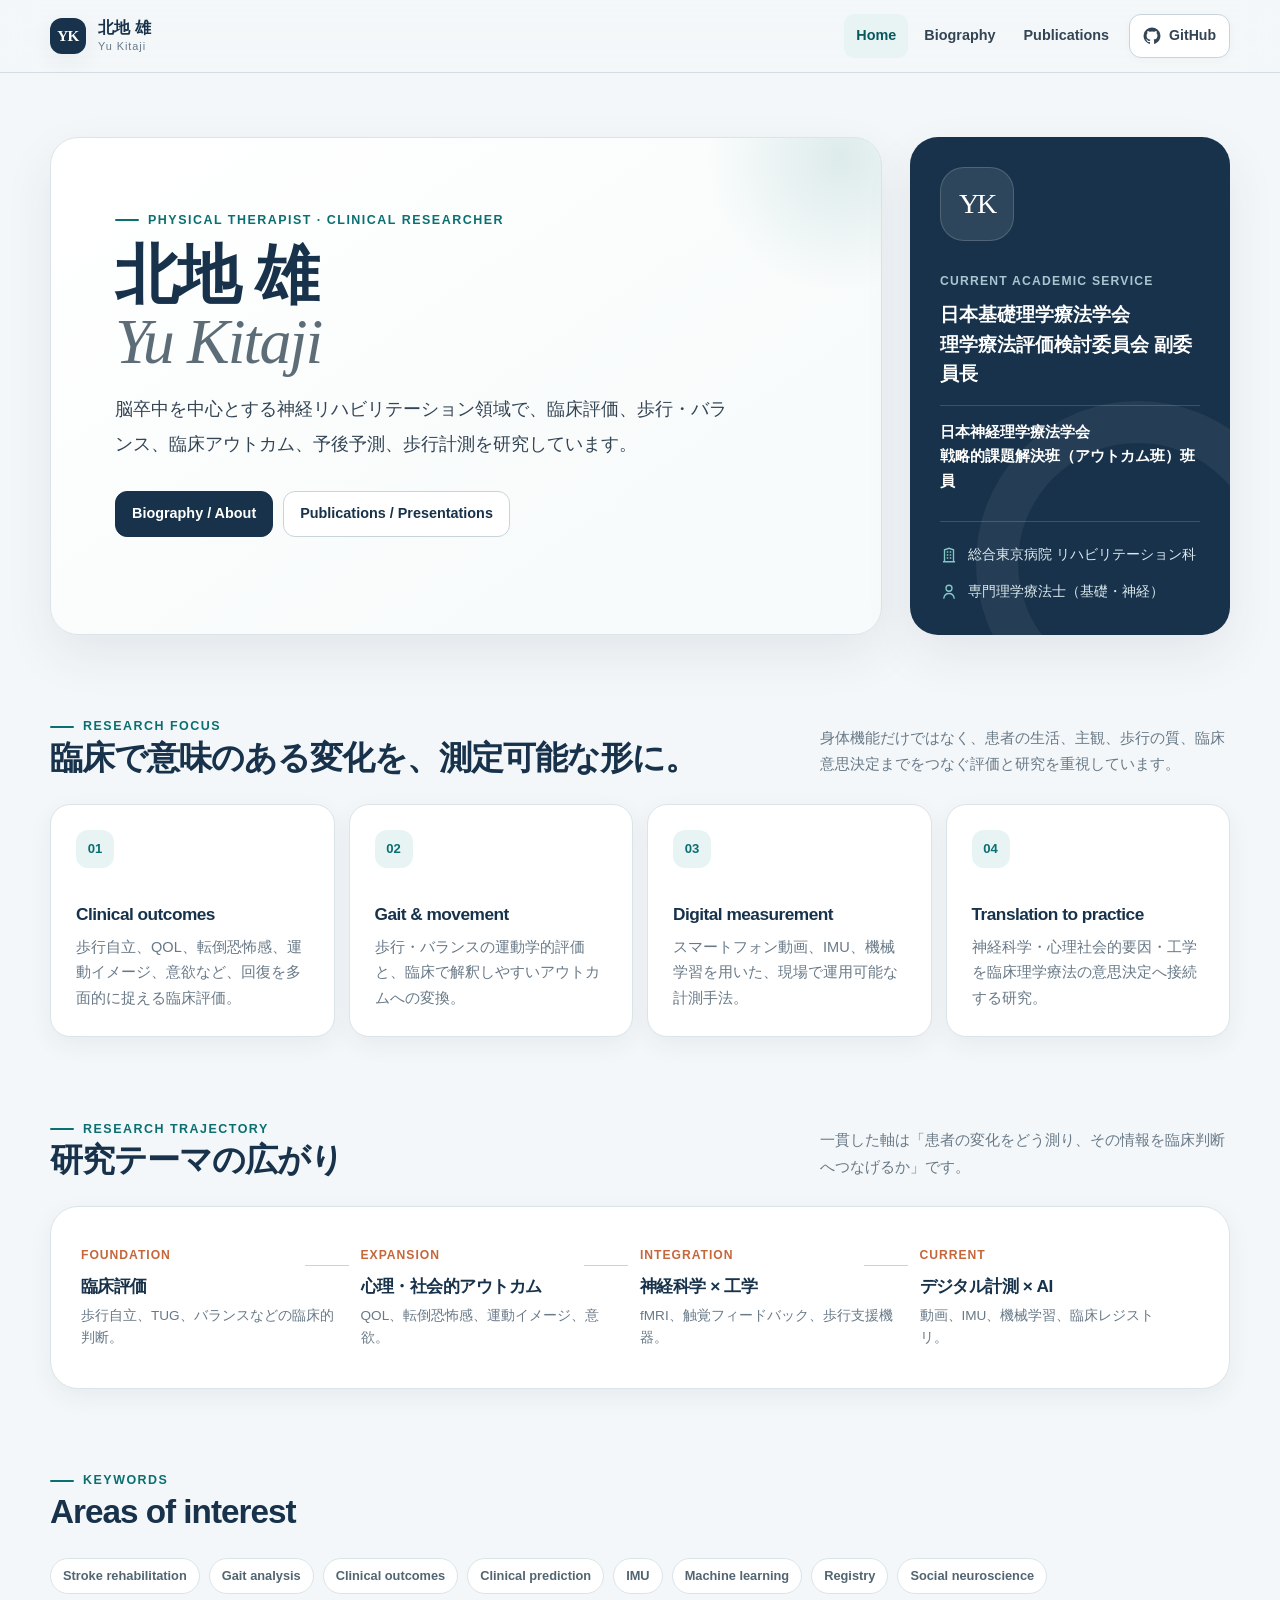
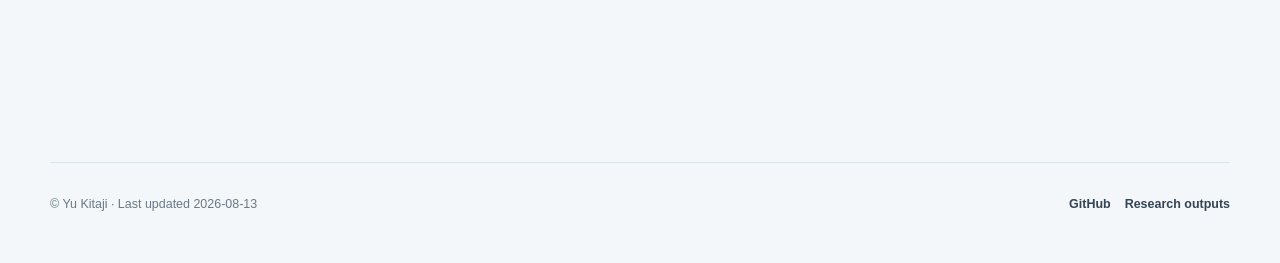
<file: index.html>
<!doctype html>
<html lang="ja">
<head>
  <meta charset="utf-8">
  <meta name="viewport" content="width=device-width,initial-scale=1">
  <meta name="color-scheme" content="light">
  <meta name="robots" content="index,follow,max-image-preview:large,max-snippet:-1,max-video-preview:-1">
  <title>北地 雄（Yu Kitaji）｜理学療法士・臨床研究者</title>
  <meta name="description" content="理学療法士・臨床研究者 北地雄（Yu Kitaji）の公式プロフィール。脳卒中リハビリテーション、臨床評価、歩行分析、予後予測、デジタル計測・AIに関する研究活動を紹介します。">
  <link rel="canonical" href="https://yourehalab.github.io/">
  <meta property="og:locale" content="ja_JP">
  <meta property="og:type" content="profile">
  <meta property="og:site_name" content="北地 雄 / Yu Kitaji">
  <meta property="og:title" content="北地 雄（Yu Kitaji）｜理学療法士・臨床研究者">
  <meta property="og:description" content="脳卒中リハビリテーション、臨床評価、歩行分析、予後予測、デジタル計測・AIに取り組む北地雄の公式プロフィール。">
  <meta property="og:url" content="https://yourehalab.github.io/">
  <meta property="og:image" content="https://yourehalab.github.io/og-image.png">
  <meta property="og:image:secure_url" content="https://yourehalab.github.io/og-image.png">
  <meta property="og:image:type" content="image/png">
  <meta property="og:image:width" content="1200">
  <meta property="og:image:height" content="630">
  <meta property="og:image:alt" content="北地 雄（Yu Kitaji）— Physical Therapist and Clinical Researcher">
  <meta name="twitter:card" content="summary_large_image">
  <meta name="twitter:title" content="北地 雄（Yu Kitaji）｜理学療法士・臨床研究者">
  <meta name="twitter:description" content="脳卒中リハビリテーション、臨床評価、歩行分析、予後予測、デジタル計測・AIに取り組む北地雄の公式プロフィール。">
  <meta name="twitter:image" content="https://yourehalab.github.io/og-image.png">
  <meta name="twitter:image:alt" content="北地 雄（Yu Kitaji）— Physical Therapist and Clinical Researcher">
  <link rel="stylesheet" href="styles.css">
  <script defer src="data.js"></script>
  <script defer src="app.js"></script>
  <script type="application/ld+json">
  {
    "@context": "https://schema.org",
    "@graph": [
      {
        "@type": "WebSite",
        "@id": "https://yourehalab.github.io/#website",
        "url": "https://yourehalab.github.io/",
        "name": "北地 雄 / Yu Kitaji",
        "inLanguage": "ja",
        "about": { "@id": "https://yourehalab.github.io/#person" }
      },
      {
        "@type": "ProfilePage",
        "@id": "https://yourehalab.github.io/#webpage",
        "url": "https://yourehalab.github.io/",
        "name": "北地 雄（Yu Kitaji）｜理学療法士・臨床研究者",
        "description": "理学療法士・臨床研究者 北地雄の公式プロフィールと研究活動。",
        "inLanguage": "ja",
        "isPartOf": { "@id": "https://yourehalab.github.io/#website" },
        "mainEntity": { "@id": "https://yourehalab.github.io/#person" },
        "dateModified": "2026-08-13"
      },
      {
        "@type": "Person",
        "@id": "https://yourehalab.github.io/#person",
        "name": "北地 雄",
        "alternateName": ["Yu Kitaji", "北地雄"],
        "url": "https://yourehalab.github.io/",
        "description": "脳卒中を中心とする神経リハビリテーション領域の理学療法士・臨床研究者。",
        "jobTitle": ["理学療法士", "Clinical Researcher"],
        "worksFor": {
          "@type": "Hospital",
          "name": "総合東京病院"
        },
        "sameAs": ["https://github.com/yourehalab"],
        "knowsAbout": ["神経リハビリテーション", "脳卒中", "歩行分析", "臨床アウトカム", "臨床予測", "IMU", "機械学習", "社会神経科学"]
      }
    ]
  }
  </script>
</head>
<body><a class="skip-link" href="#main">本文へ移動</a>
<header class="site-header">
  <nav class="nav" aria-label="メインナビゲーション">
    <a class="brand" href="./"><span class="brand-mark">YK</span><span class="brand-text">北地 雄<small>Yu Kitaji</small></span></a>
    <div class="nav-actions">
      <div class="nav-links" id="nav-menu">
        <a href="./" aria-current="page">Home</a>
        <a href="biography.html">Biography</a>
        <a href="publications.html">Publications</a>
      </div>
      <a class="github-link" href="https://github.com/yourehalab" target="_blank" rel="noopener noreferrer" aria-label="GitHubプロフィールを開く"><svg viewBox="0 0 24 24" aria-hidden="true"><path fill="currentColor" d="M12 .7a11.3 11.3 0 0 0-3.57 22c.57.1.78-.25.78-.55v-2.16c-3.18.69-3.85-1.35-3.85-1.35-.52-1.32-1.27-1.67-1.27-1.67-1.04-.71.08-.7.08-.7 1.15.08 1.76 1.18 1.76 1.18 1.02 1.76 2.68 1.25 3.34.96.1-.74.4-1.25.73-1.54-2.54-.29-5.21-1.27-5.21-5.58 0-1.23.44-2.24 1.17-3.03-.12-.29-.51-1.45.11-2.99 0 0 .96-.31 3.12 1.16a10.8 10.8 0 0 1 5.68 0c2.16-1.47 3.12-1.16 3.12-1.16.62 1.54.23 2.7.11 2.99.73.79 1.17 1.8 1.17 3.03 0 4.32-2.68 5.28-5.23 5.57.41.35.78 1.05.78 2.12v3.16c0 .3.21.66.79.55A11.3 11.3 0 0 0 12 .7Z"/></svg><span>GitHub</span></a>
      <button class="menu-btn" type="button" aria-label="メニューを開く" aria-controls="nav-menu" aria-expanded="false" onclick="toggleMenu(this)">☰</button>
    </div>
  </nav>
</header><main id="main">
<section class="hero" aria-labelledby="home-title">
  <article class="hero-main"><div class="hero-copy"><div class="kicker">Physical Therapist · Clinical Researcher</div><h1 id="home-title">北地 雄<br><span class="hero-name-en">Yu Kitaji</span></h1><p class="lead">脳卒中を中心とする神経リハビリテーション領域で、臨床評価、歩行・バランス、臨床アウトカム、予後予測、歩行計測を研究しています。</p><div class="hero-actions"><a class="btn primary" href="biography.html">Biography / About</a><a class="btn" href="publications.html">Publications / Presentations</a></div></div></article>
  <aside class="profile-panel" aria-label="プロフィール概要"><div class="profile-top"><div class="profile-monogram">YK</div><div class="profile-label">Current academic service</div><div class="profile-role">日本基礎理学療法学会<br>理学療法評価検討委員会 副委員長</div><div class="profile-role profile-role-secondary">日本神経理学療法学会<br>戦略的課題解決班（アウトカム班）班員</div></div><div class="profile-meta"><div class="meta-row"><svg viewBox="0 0 24 24" aria-hidden="true"><path fill="none" stroke="currentColor" stroke-width="1.8" d="M4 21h16M6 21V5l6-2 6 2v16M9 8h2m2 0h2M9 12h2m2 0h2M9 16h2m2 0h2"/></svg><span>総合東京病院 リハビリテーション科</span></div><div class="meta-row"><svg viewBox="0 0 24 24" aria-hidden="true"><path fill="none" stroke="currentColor" stroke-width="1.8" d="M12 3a4 4 0 1 1 0 8 4 4 0 0 1 0-8ZM5 21c.5-4.7 2.7-7 7-7s6.5 2.3 7 7"/></svg><span>専門理学療法士（基礎・神経）</span></div></div></aside>
</section>
<section class="section"><div class="section-heading"><div><div class="kicker">Research focus</div><h2>臨床で意味のある変化を、測定可能な形に。</h2></div><p class="section-desc">身体機能だけではなく、患者の生活、主観、歩行の質、臨床意思決定までをつなぐ評価と研究を重視しています。</p></div><div class="focus-grid">
  <article class="focus-card"><div class="focus-num">01</div><h3>Clinical outcomes</h3><p>歩行自立、QOL、転倒恐怖感、運動イメージ、意欲など、回復を多面的に捉える臨床評価。</p></article>
  <article class="focus-card"><div class="focus-num">02</div><h3>Gait & movement</h3><p>歩行・バランスの運動学的評価と、臨床で解釈しやすいアウトカムへの変換。</p></article>
  <article class="focus-card"><div class="focus-num">03</div><h3>Digital measurement</h3><p>スマートフォン動画、IMU、機械学習を用いた、現場で運用可能な計測手法。</p></article>
  <article class="focus-card"><div class="focus-num">04</div><h3>Translation to practice</h3><p>神経科学・心理社会的要因・工学を臨床理学療法の意思決定へ接続する研究。</p></article>
</div></section>
<section class="section"><div class="section-heading"><div><div class="kicker">Research trajectory</div><h2>研究テーマの広がり</h2></div><p class="section-desc">一貫した軸は「患者の変化をどう測り、その情報を臨床判断へつなげるか」です。</p></div><div class="arc"><div class="arc-grid"><div class="arc-step"><div class="arc-year">FOUNDATION</div><h3>臨床評価</h3><p>歩行自立、TUG、バランスなどの臨床的判断。</p></div><div class="arc-step"><div class="arc-year">EXPANSION</div><h3>心理・社会的アウトカム</h3><p>QOL、転倒恐怖感、運動イメージ、意欲。</p></div><div class="arc-step"><div class="arc-year">INTEGRATION</div><h3>神経科学 × 工学</h3><p>fMRI、触覚フィードバック、歩行支援機器。</p></div><div class="arc-step"><div class="arc-year">CURRENT</div><h3>デジタル計測 × AI</h3><p>動画、IMU、機械学習、臨床レジストリ。</p></div></div></div></section>
<section class="section"><div class="section-heading"><div><div class="kicker">Keywords</div><h2>Areas of interest</h2></div></div><div class="tags"><span class="tag">Stroke rehabilitation</span><span class="tag">Gait analysis</span><span class="tag">Clinical outcomes</span><span class="tag">Clinical prediction</span><span class="tag">IMU</span><span class="tag">Machine learning</span><span class="tag">Registry</span><span class="tag">Social neuroscience</span></div></section>
</main><footer class="site-footer"><span>© Yu Kitaji · Last updated 2026-08-13</span><div class="footer-links"><a href="https://github.com/yourehalab" target="_blank" rel="noopener noreferrer">GitHub</a><a href="publications.html">Research outputs</a></div></footer></body></html>
</file>
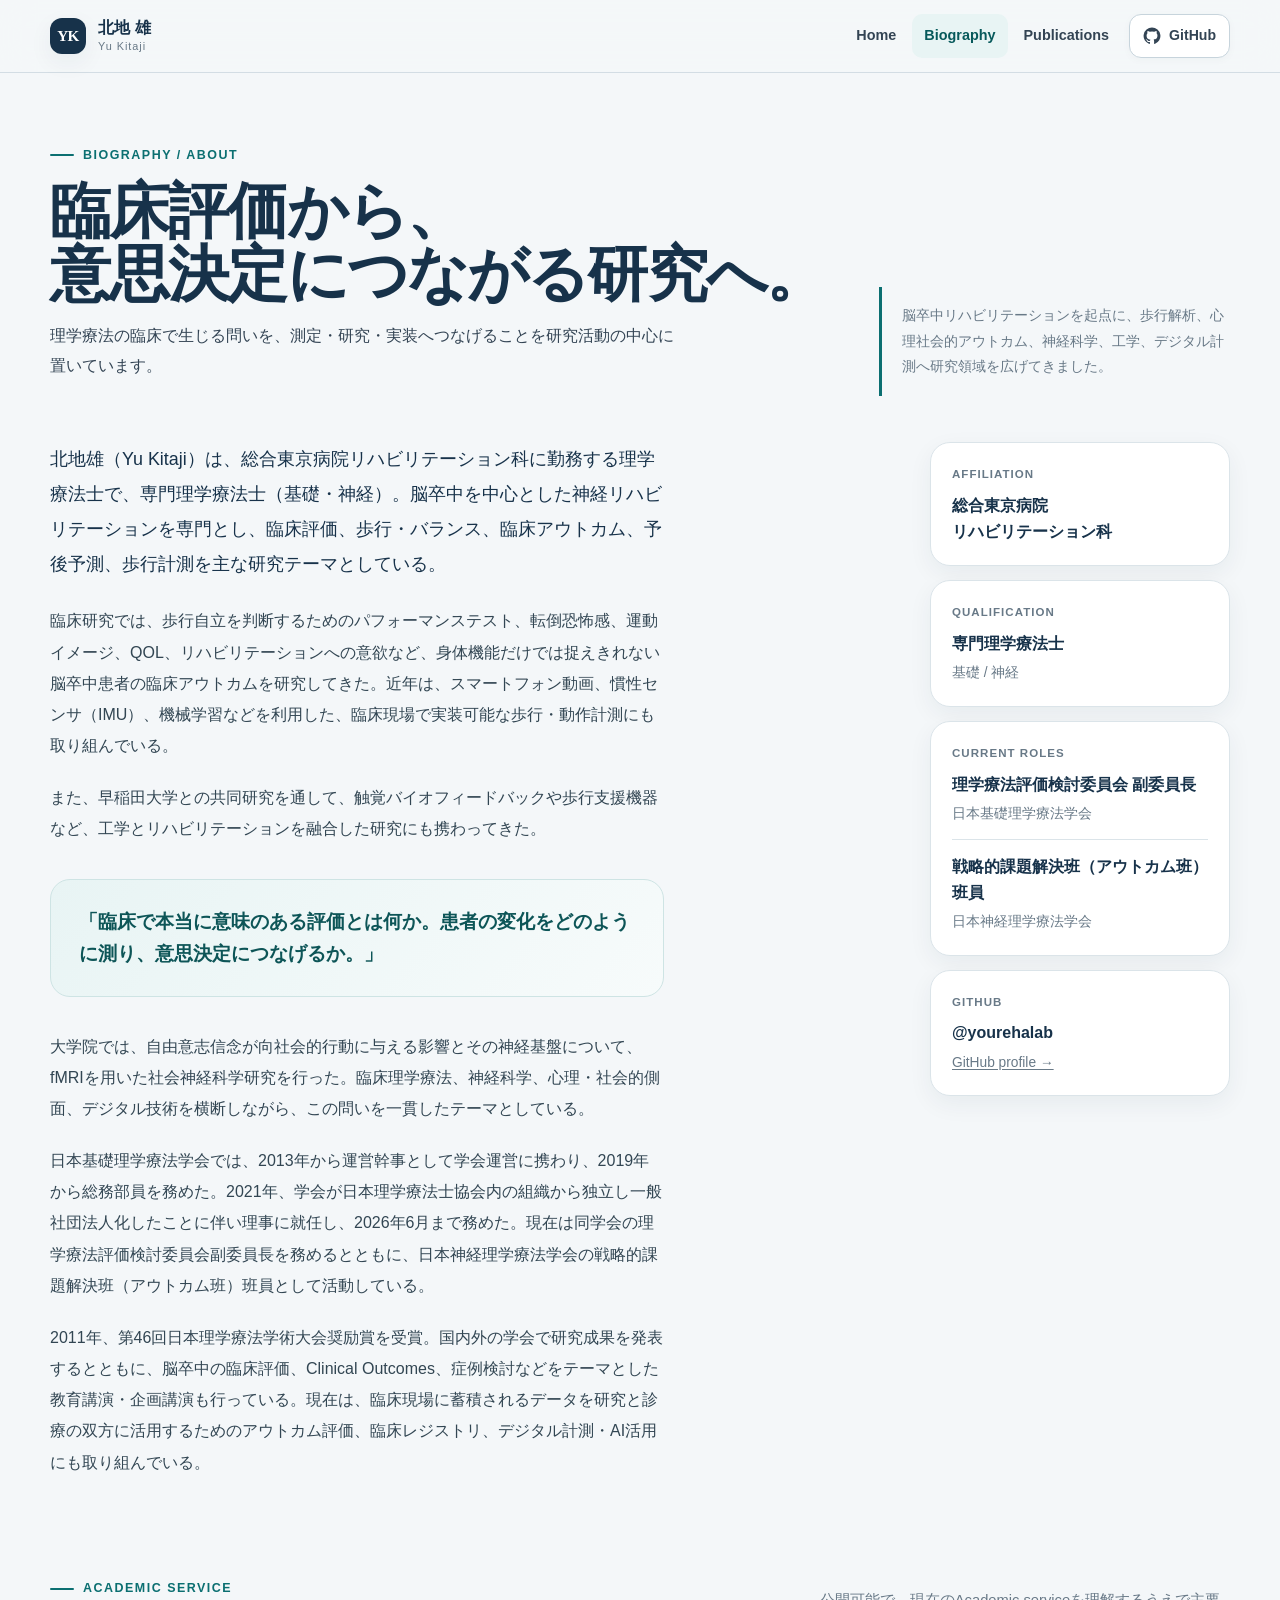
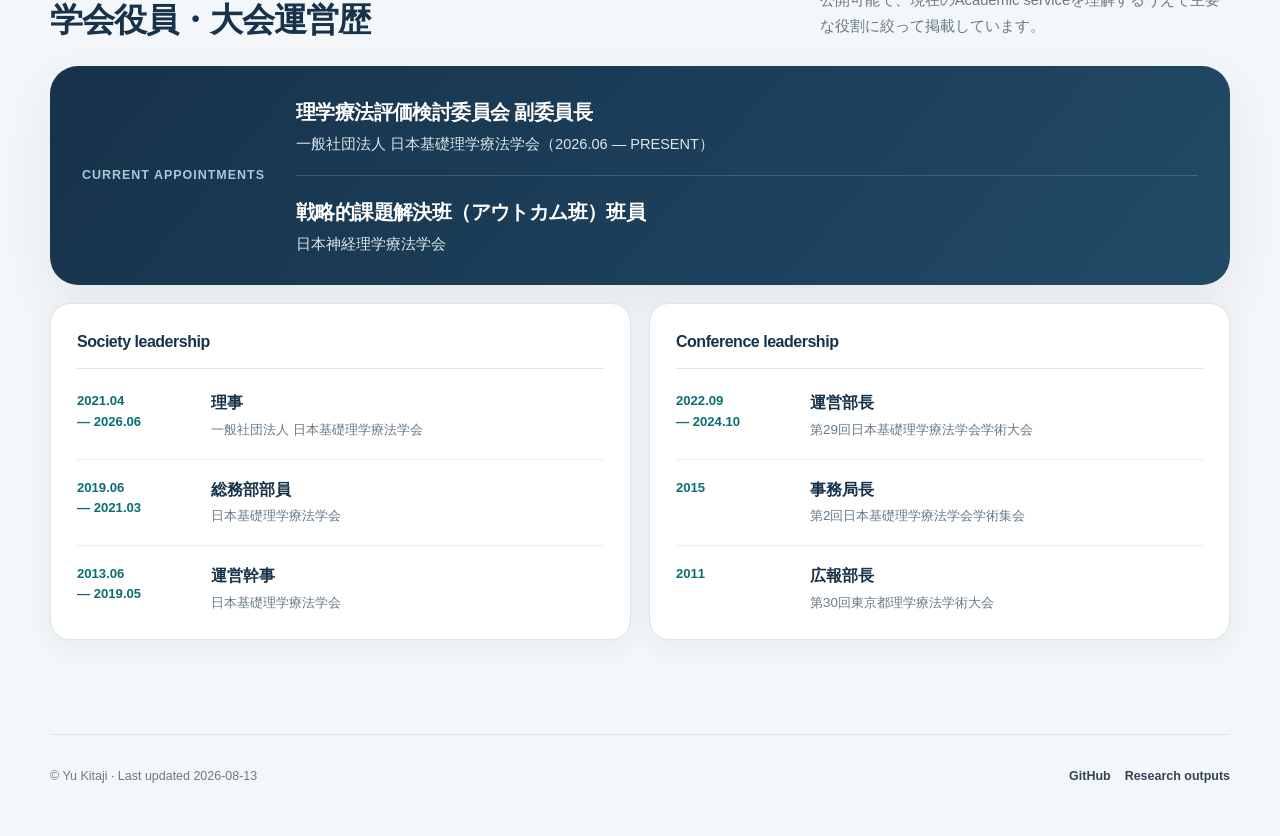
<file: biography.html>
<!doctype html>
<html lang="ja">
<head>
  <meta charset="utf-8">
  <meta name="viewport" content="width=device-width,initial-scale=1">
  <meta name="color-scheme" content="light">
  <meta name="robots" content="index,follow,max-image-preview:large,max-snippet:-1,max-video-preview:-1">
  <title>北地 雄のBiography｜理学療法士・臨床研究者 Yu Kitaji</title>
  <meta name="description" content="北地雄（Yu Kitaji）の経歴と研究プロフィール。総合東京病院の理学療法士として取り組む神経リハビリテーション、臨床評価、歩行分析、社会神経科学、学会活動を紹介します。">
  <link rel="canonical" href="https://yourehalab.github.io/biography.html">
  <meta property="og:locale" content="ja_JP">
  <meta property="og:type" content="profile">
  <meta property="og:site_name" content="北地 雄 / Yu Kitaji">
  <meta property="og:title" content="北地 雄のBiography｜理学療法士・臨床研究者 Yu Kitaji">
  <meta property="og:description" content="北地雄の経歴、専門領域、研究テーマ、学会活動をまとめたBiography。">
  <meta property="og:url" content="https://yourehalab.github.io/biography.html">
  <meta property="og:image" content="https://yourehalab.github.io/og-image.png">
  <meta property="og:image:secure_url" content="https://yourehalab.github.io/og-image.png">
  <meta property="og:image:type" content="image/png">
  <meta property="og:image:width" content="1200">
  <meta property="og:image:height" content="630">
  <meta property="og:image:alt" content="北地 雄（Yu Kitaji）— Physical Therapist and Clinical Researcher">
  <meta name="twitter:card" content="summary_large_image">
  <meta name="twitter:title" content="北地 雄のBiography｜理学療法士・臨床研究者 Yu Kitaji">
  <meta name="twitter:description" content="北地雄の経歴、専門領域、研究テーマ、学会活動をまとめたBiography。">
  <meta name="twitter:image" content="https://yourehalab.github.io/og-image.png">
  <meta name="twitter:image:alt" content="北地 雄（Yu Kitaji）— Physical Therapist and Clinical Researcher">
  <link rel="stylesheet" href="styles.css">
  <script defer src="data.js"></script>
  <script defer src="app.js"></script>
  <script type="application/ld+json">
  {
    "@context": "https://schema.org",
    "@graph": [
      {
        "@type": "ProfilePage",
        "@id": "https://yourehalab.github.io/biography.html#webpage",
        "url": "https://yourehalab.github.io/biography.html",
        "name": "北地 雄のBiography｜理学療法士・臨床研究者 Yu Kitaji",
        "description": "北地雄の経歴、専門領域、研究テーマ、学会活動をまとめたBiography。",
        "inLanguage": "ja",
        "isPartOf": { "@id": "https://yourehalab.github.io/#website" },
        "mainEntity": { "@id": "https://yourehalab.github.io/#person" },
        "dateModified": "2026-08-13"
      },
      {
        "@type": "Person",
        "@id": "https://yourehalab.github.io/#person",
        "name": "北地 雄",
        "alternateName": ["Yu Kitaji", "北地雄"],
        "url": "https://yourehalab.github.io/",
        "description": "脳卒中を中心とする神経リハビリテーション領域の理学療法士・臨床研究者。",
        "jobTitle": ["理学療法士", "Clinical Researcher"],
        "worksFor": {
          "@type": "Hospital",
          "name": "総合東京病院"
        },
        "sameAs": ["https://github.com/yourehalab"],
        "knowsAbout": ["神経リハビリテーション", "脳卒中", "歩行分析", "臨床アウトカム", "臨床予測", "IMU", "機械学習", "社会神経科学"]
      }
    ]
  }
  </script>
</head>
<body><a class="skip-link" href="#main">本文へ移動</a>
<header class="site-header">
  <nav class="nav" aria-label="メインナビゲーション">
    <a class="brand" href="./"><span class="brand-mark">YK</span><span class="brand-text">北地 雄<small>Yu Kitaji</small></span></a>
    <div class="nav-actions">
      <div class="nav-links" id="nav-menu">
        <a href="./">Home</a>
        <a href="biography.html" aria-current="page">Biography</a>
        <a href="publications.html">Publications</a>
      </div>
      <a class="github-link" href="https://github.com/yourehalab" target="_blank" rel="noopener noreferrer" aria-label="GitHubプロフィールを開く"><svg viewBox="0 0 24 24" aria-hidden="true"><path fill="currentColor" d="M12 .7a11.3 11.3 0 0 0-3.57 22c.57.1.78-.25.78-.55v-2.16c-3.18.69-3.85-1.35-3.85-1.35-.52-1.32-1.27-1.67-1.27-1.67-1.04-.71.08-.7.08-.7 1.15.08 1.76 1.18 1.76 1.18 1.02 1.76 2.68 1.25 3.34.96.1-.74.4-1.25.73-1.54-2.54-.29-5.21-1.27-5.21-5.58 0-1.23.44-2.24 1.17-3.03-.12-.29-.51-1.45.11-2.99 0 0 .96-.31 3.12 1.16a10.8 10.8 0 0 1 5.68 0c2.16-1.47 3.12-1.16 3.12-1.16.62 1.54.23 2.7.11 2.99.73.79 1.17 1.8 1.17 3.03 0 4.32-2.68 5.28-5.23 5.57.41.35.78 1.05.78 2.12v3.16c0 .3.21.66.79.55A11.3 11.3 0 0 0 12 .7Z"/></svg><span>GitHub</span></a>
      <button class="menu-btn" type="button" aria-label="メニューを開く" aria-controls="nav-menu" aria-expanded="false" onclick="toggleMenu(this)">☰</button>
    </div>
  </nav>
</header><main id="main">
<section class="page-head"><div><div class="kicker">Biography / About</div><h1>臨床評価から、<br>意思決定につながる研究へ。</h1><p class="page-head-copy">理学療法の臨床で生じる問いを、測定・研究・実装へつなげることを研究活動の中心に置いています。</p></div><div class="page-note">脳卒中リハビリテーションを起点に、歩行解析、心理社会的アウトカム、神経科学、工学、デジタル計測へ研究領域を広げてきました。</div></section>
<section class="about-layout"><article class="prose"><p class="intro">北地雄（Yu Kitaji）は、総合東京病院リハビリテーション科に勤務する理学療法士で、専門理学療法士（基礎・神経）。脳卒中を中心とした神経リハビリテーションを専門とし、臨床評価、歩行・バランス、臨床アウトカム、予後予測、歩行計測を主な研究テーマとしている。</p><p>臨床研究では、歩行自立を判断するためのパフォーマンステスト、転倒恐怖感、運動イメージ、QOL、リハビリテーションへの意欲など、身体機能だけでは捉えきれない脳卒中患者の臨床アウトカムを研究してきた。近年は、スマートフォン動画、慣性センサ（IMU）、機械学習などを利用した、臨床現場で実装可能な歩行・動作計測にも取り組んでいる。</p><p>また、早稲田大学との共同研究を通して、触覚バイオフィードバックや歩行支援機器など、工学とリハビリテーションを融合した研究にも携わってきた。</p><div class="pullquote">「臨床で本当に意味のある評価とは何か。患者の変化をどのように測り、意思決定につなげるか。」</div><p>大学院では、自由意志信念が向社会的行動に与える影響とその神経基盤について、fMRIを用いた社会神経科学研究を行った。臨床理学療法、神経科学、心理・社会的側面、デジタル技術を横断しながら、この問いを一貫したテーマとしている。</p><p>日本基礎理学療法学会では、2013年から運営幹事として学会運営に携わり、2019年から総務部員を務めた。2021年、学会が日本理学療法士協会内の組織から独立し一般社団法人化したことに伴い理事に就任し、2026年6月まで務めた。現在は同学会の理学療法評価検討委員会副委員長を務めるとともに、日本神経理学療法学会の戦略的課題解決班（アウトカム班）班員として活動している。</p><p>2011年、第46回日本理学療法学術大会奨励賞を受賞。国内外の学会で研究成果を発表するとともに、脳卒中の臨床評価、Clinical Outcomes、症例検討などをテーマとした教育講演・企画講演も行っている。現在は、臨床現場に蓄積されるデータを研究と診療の双方に活用するためのアウトカム評価、臨床レジストリ、デジタル計測・AI活用にも取り組んでいる。</p></article><aside class="sidebar" aria-label="プロフィール要約"><div class="side-card"><div class="label">Affiliation</div><strong>総合東京病院<br>リハビリテーション科</strong></div><div class="side-card"><div class="label">Qualification</div><strong>専門理学療法士</strong><p>基礎 / 神経</p></div><div class="side-card"><div class="label">Current roles</div><div class="side-role"><strong>理学療法評価検討委員会 副委員長</strong><p>日本基礎理学療法学会</p></div><div class="side-role"><strong>戦略的課題解決班（アウトカム班）班員</strong><p>日本神経理学療法学会</p></div></div><div class="side-card"><div class="label">GitHub</div><strong>@yourehalab</strong><p><a href="https://github.com/yourehalab" target="_blank" rel="noopener noreferrer">GitHub profile →</a></p></div></aside></section>
<section class="service-wrap" aria-labelledby="service-title"><div class="section-heading"><div><div class="kicker">Academic service</div><h2 id="service-title">学会役員・大会運営歴</h2></div><p class="section-desc">公開可能で、現在のAcademic serviceを理解するうえで主要な役割に絞って掲載しています。</p></div><div class="service-hero"><div><div class="date">CURRENT APPOINTMENTS</div></div><div class="current-service-list"><div class="current-service-item"><h3>理学療法評価検討委員会 副委員長</h3><p>一般社団法人 日本基礎理学療法学会（2026.06 — PRESENT）</p></div><div class="current-service-item"><h3>戦略的課題解決班（アウトカム班）班員</h3><p>日本神経理学療法学会</p></div></div></div><div class="service-groups"><section class="service-card"><h3>Society leadership</h3><ol class="service-list"><li class="service-item"><div class="service-date">2021.04<br>— 2026.06</div><div><div class="service-title">理事</div><div class="service-sub">一般社団法人 日本基礎理学療法学会</div></div></li><li class="service-item"><div class="service-date">2019.06<br>— 2021.03</div><div><div class="service-title">総務部部員</div><div class="service-sub">日本基礎理学療法学会</div></div></li><li class="service-item"><div class="service-date">2013.06<br>— 2019.05</div><div><div class="service-title">運営幹事</div><div class="service-sub">日本基礎理学療法学会</div></div></li></ol></section><section class="service-card"><h3>Conference leadership</h3><ol class="service-list"><li class="service-item"><div class="service-date">2022.09<br>— 2024.10</div><div><div class="service-title">運営部長</div><div class="service-sub">第29回日本基礎理学療法学会学術大会</div></div></li><li class="service-item"><div class="service-date">2015</div><div><div class="service-title">事務局長</div><div class="service-sub">第2回日本基礎理学療法学会学術集会</div></div></li><li class="service-item"><div class="service-date">2011</div><div><div class="service-title">広報部長</div><div class="service-sub">第30回東京都理学療法学術大会</div></div></li></ol></section></div></section>
</main><footer class="site-footer"><span>© Yu Kitaji · Last updated 2026-08-13</span><div class="footer-links"><a href="https://github.com/yourehalab" target="_blank" rel="noopener noreferrer">GitHub</a><a href="publications.html">Research outputs</a></div></footer></body></html>
</file>
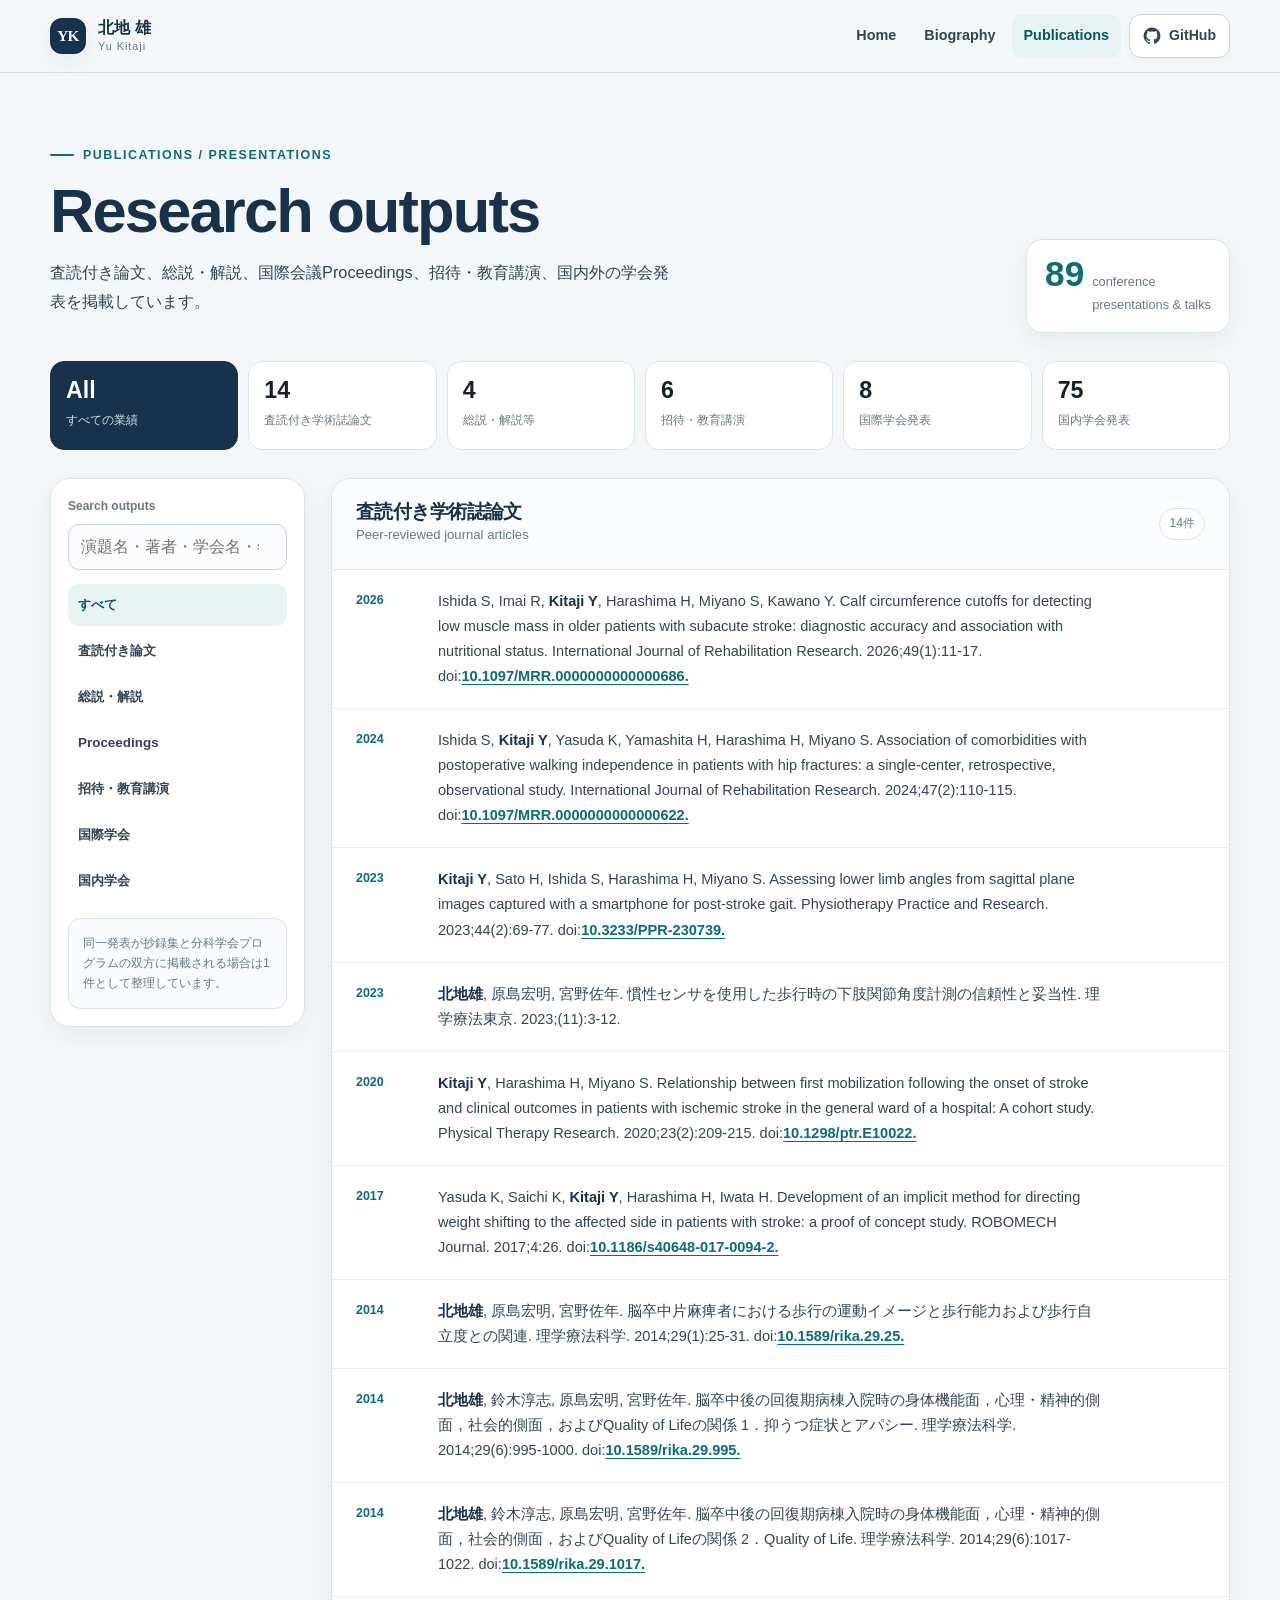
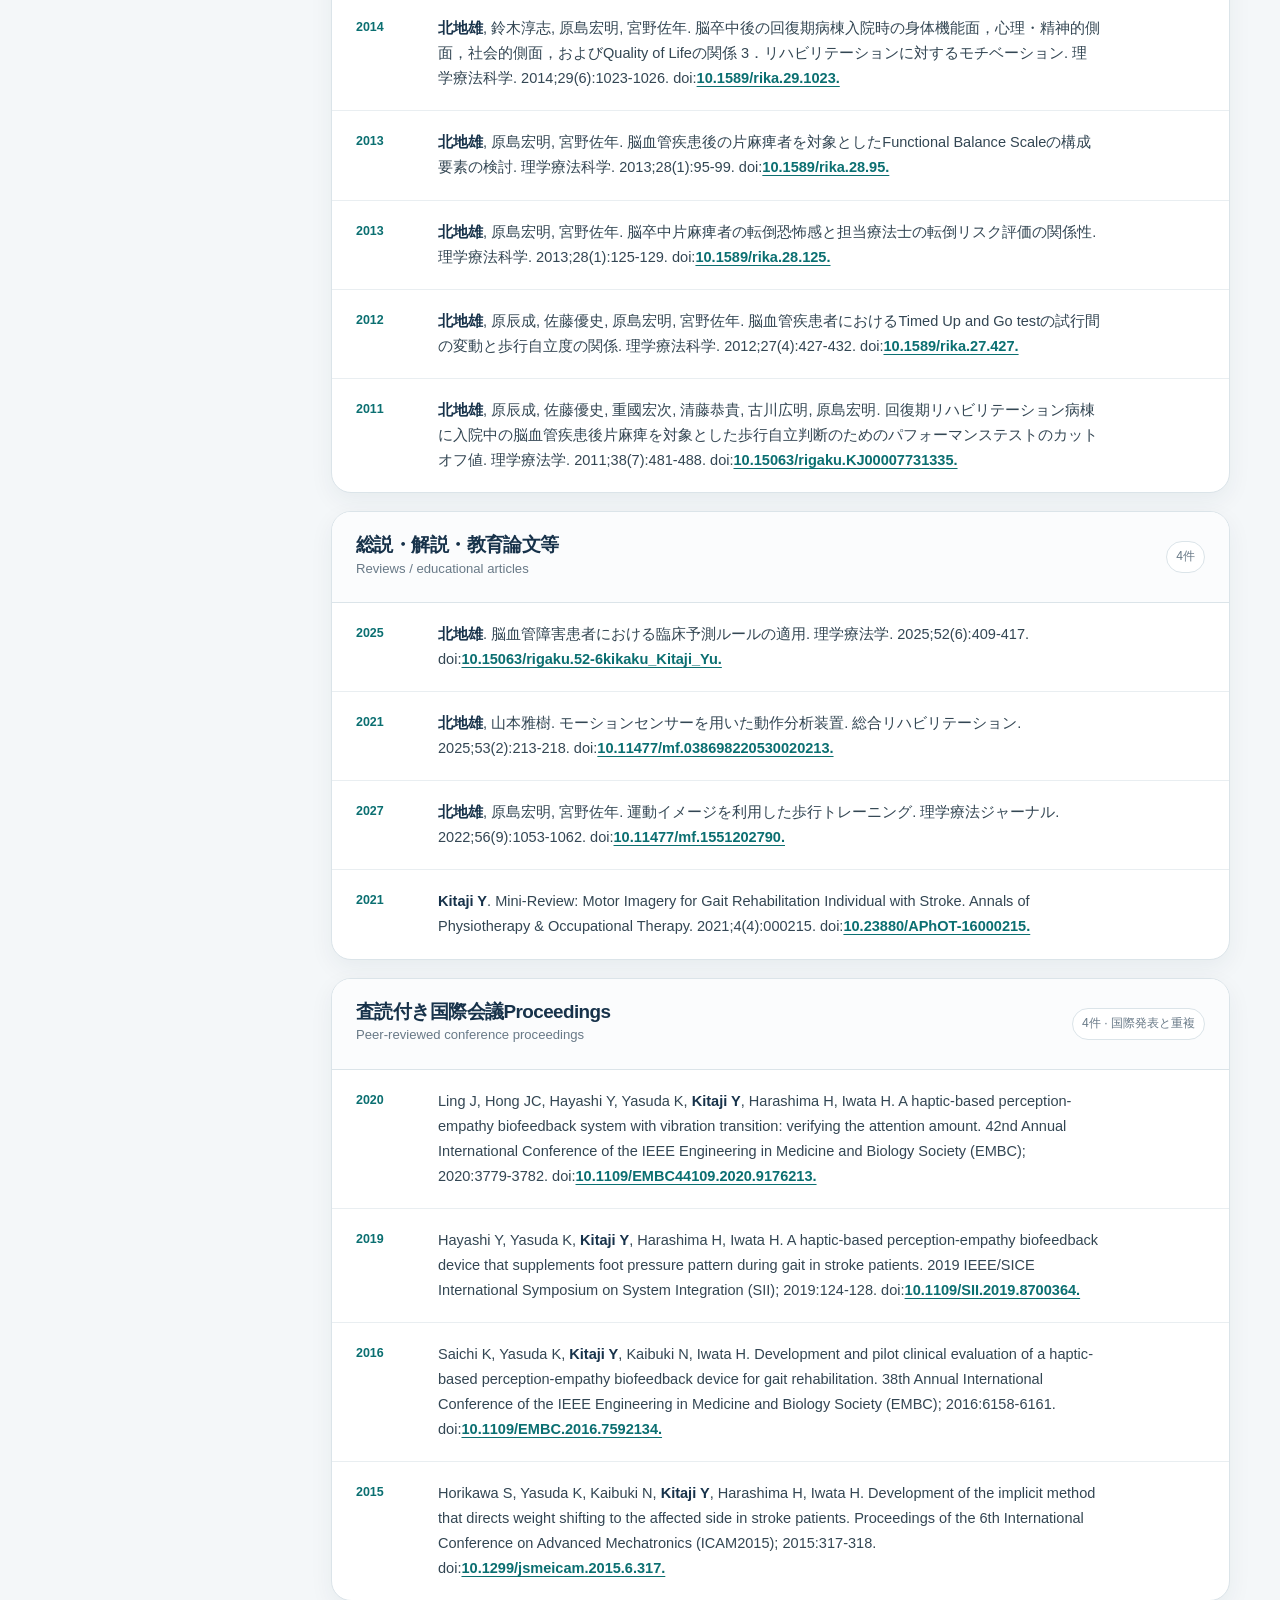
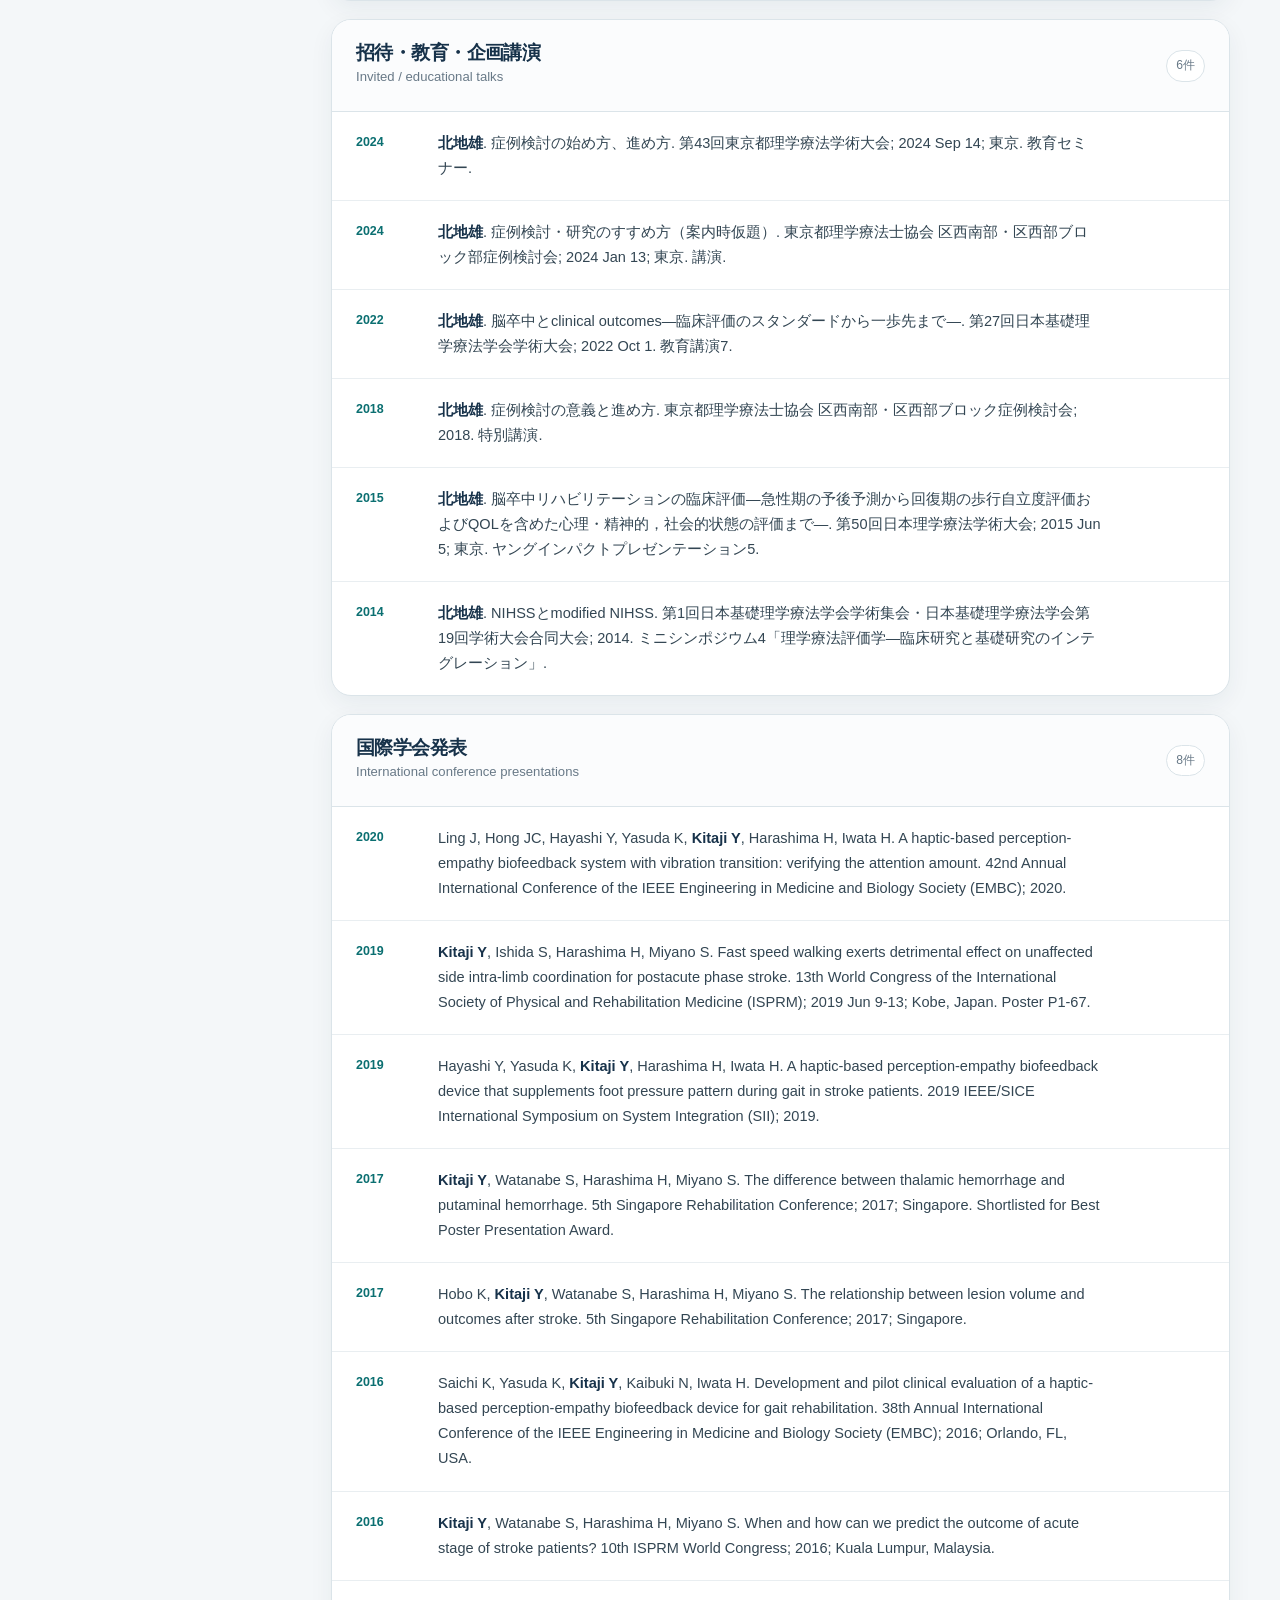
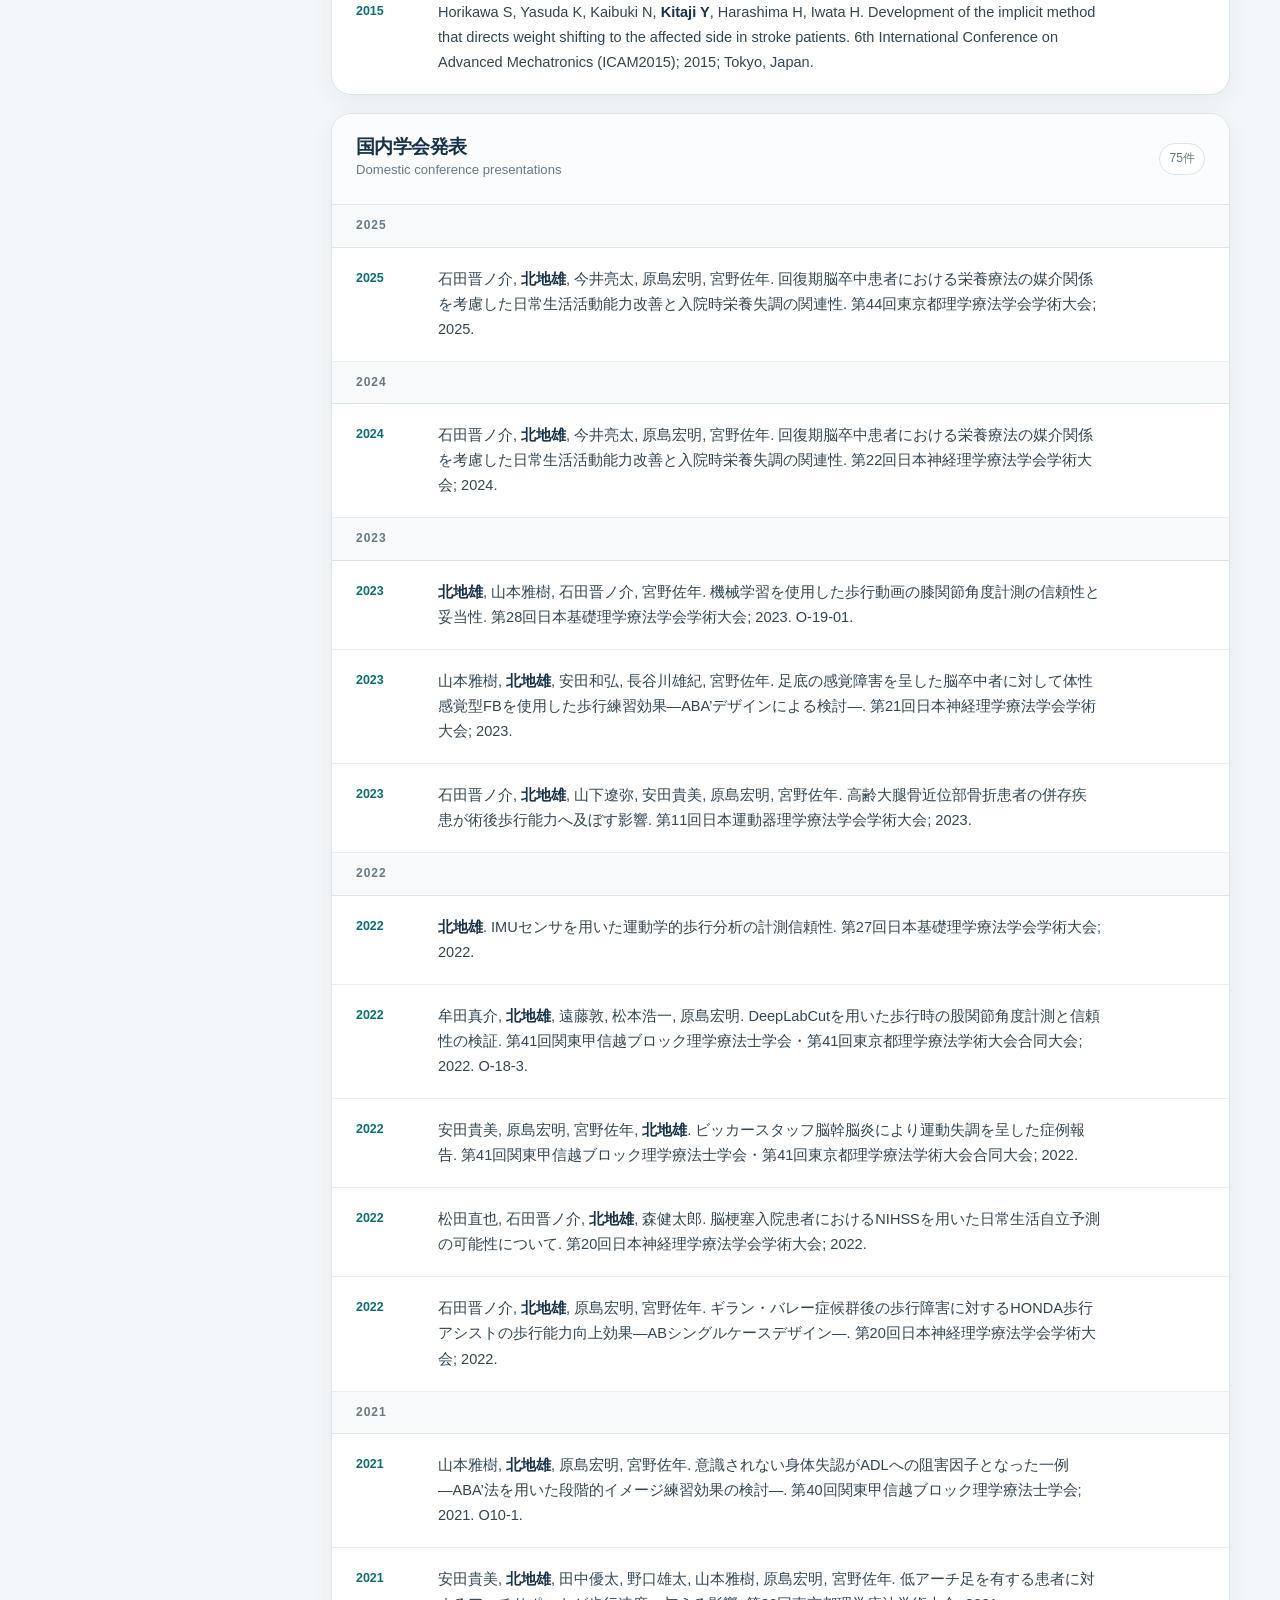
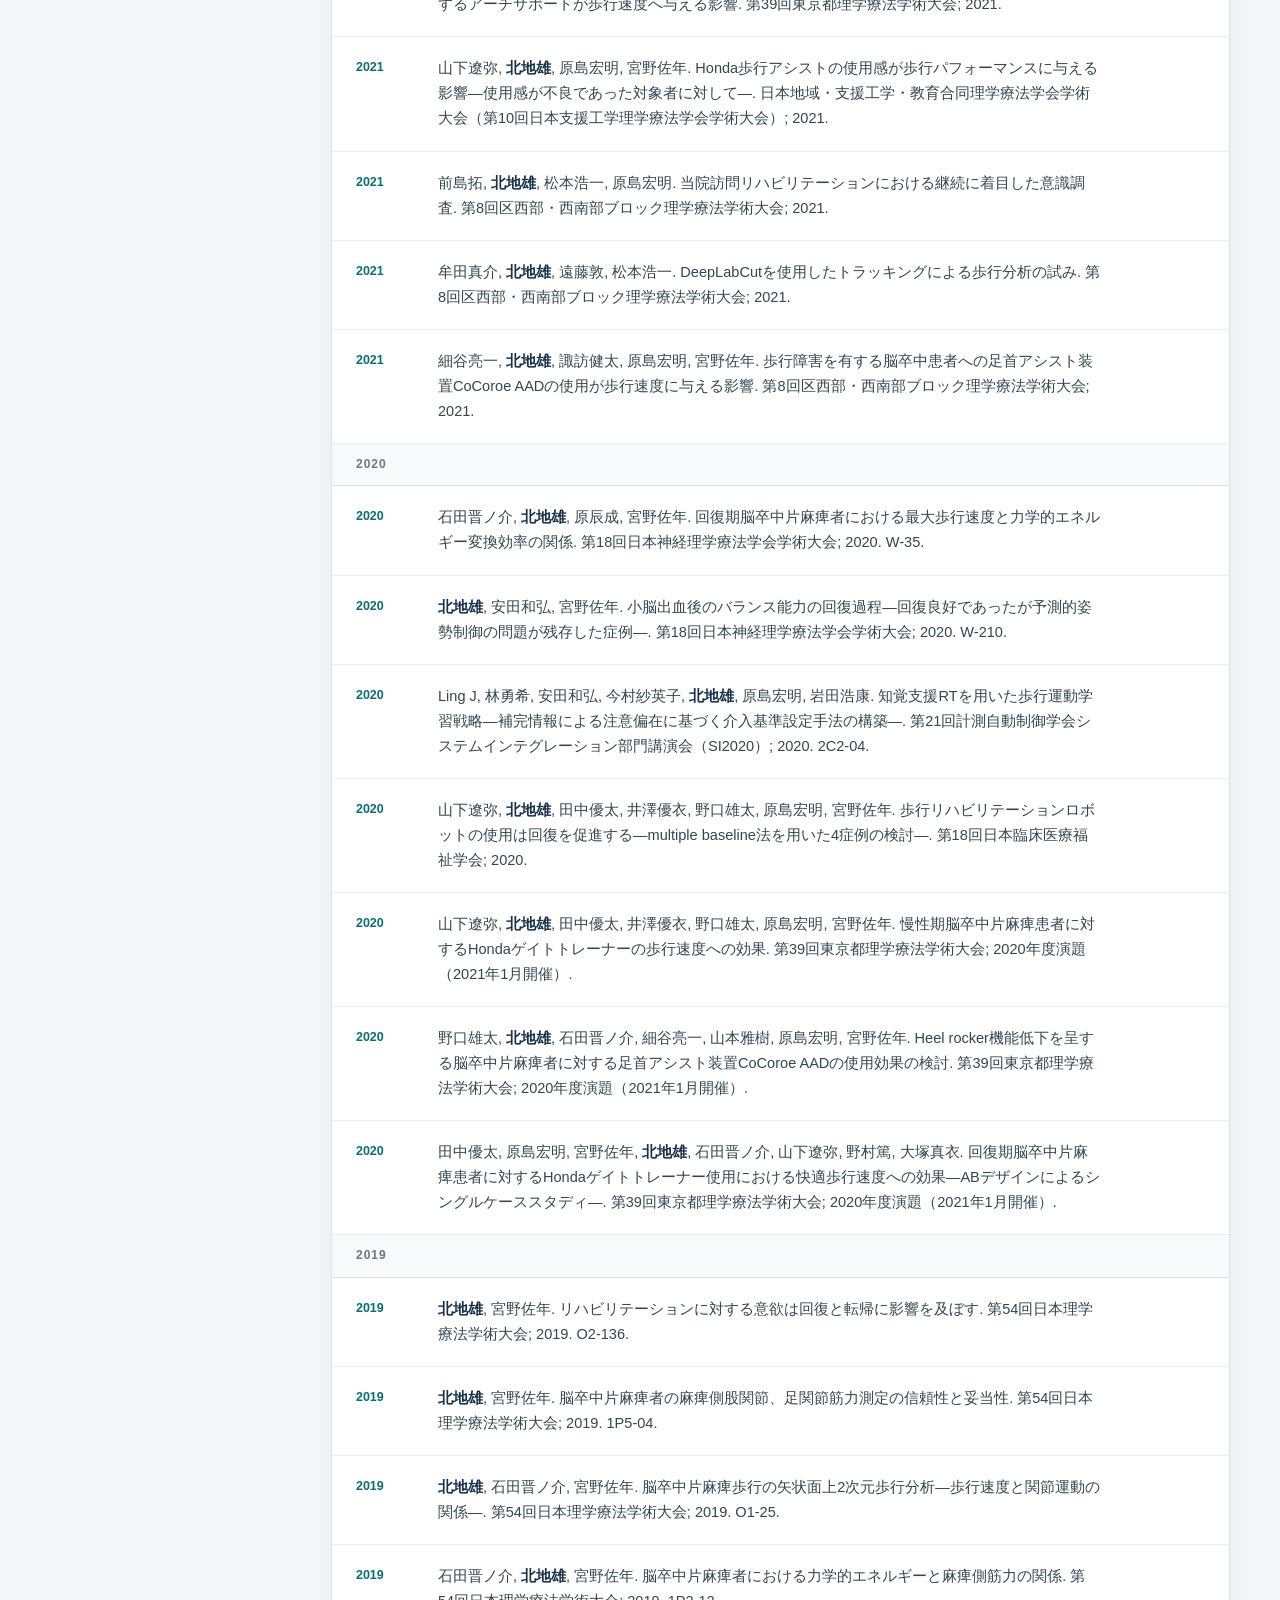
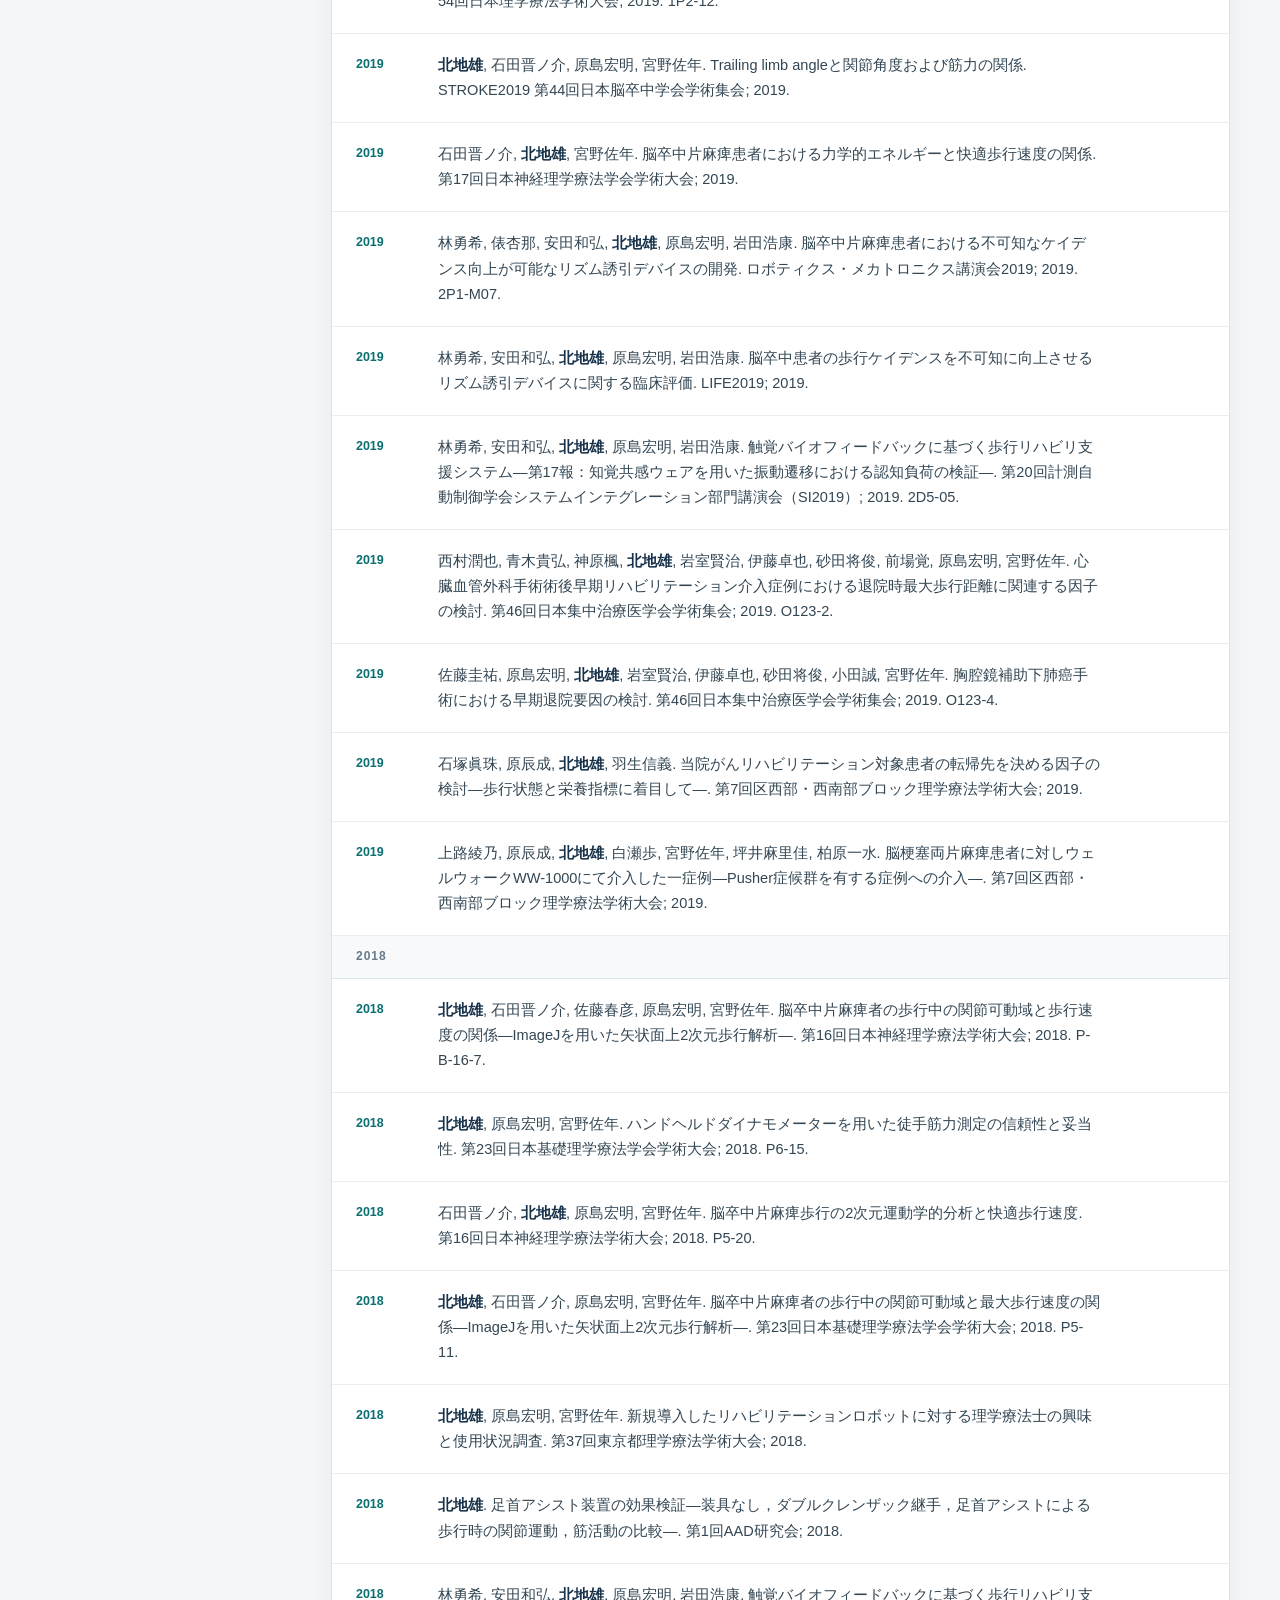
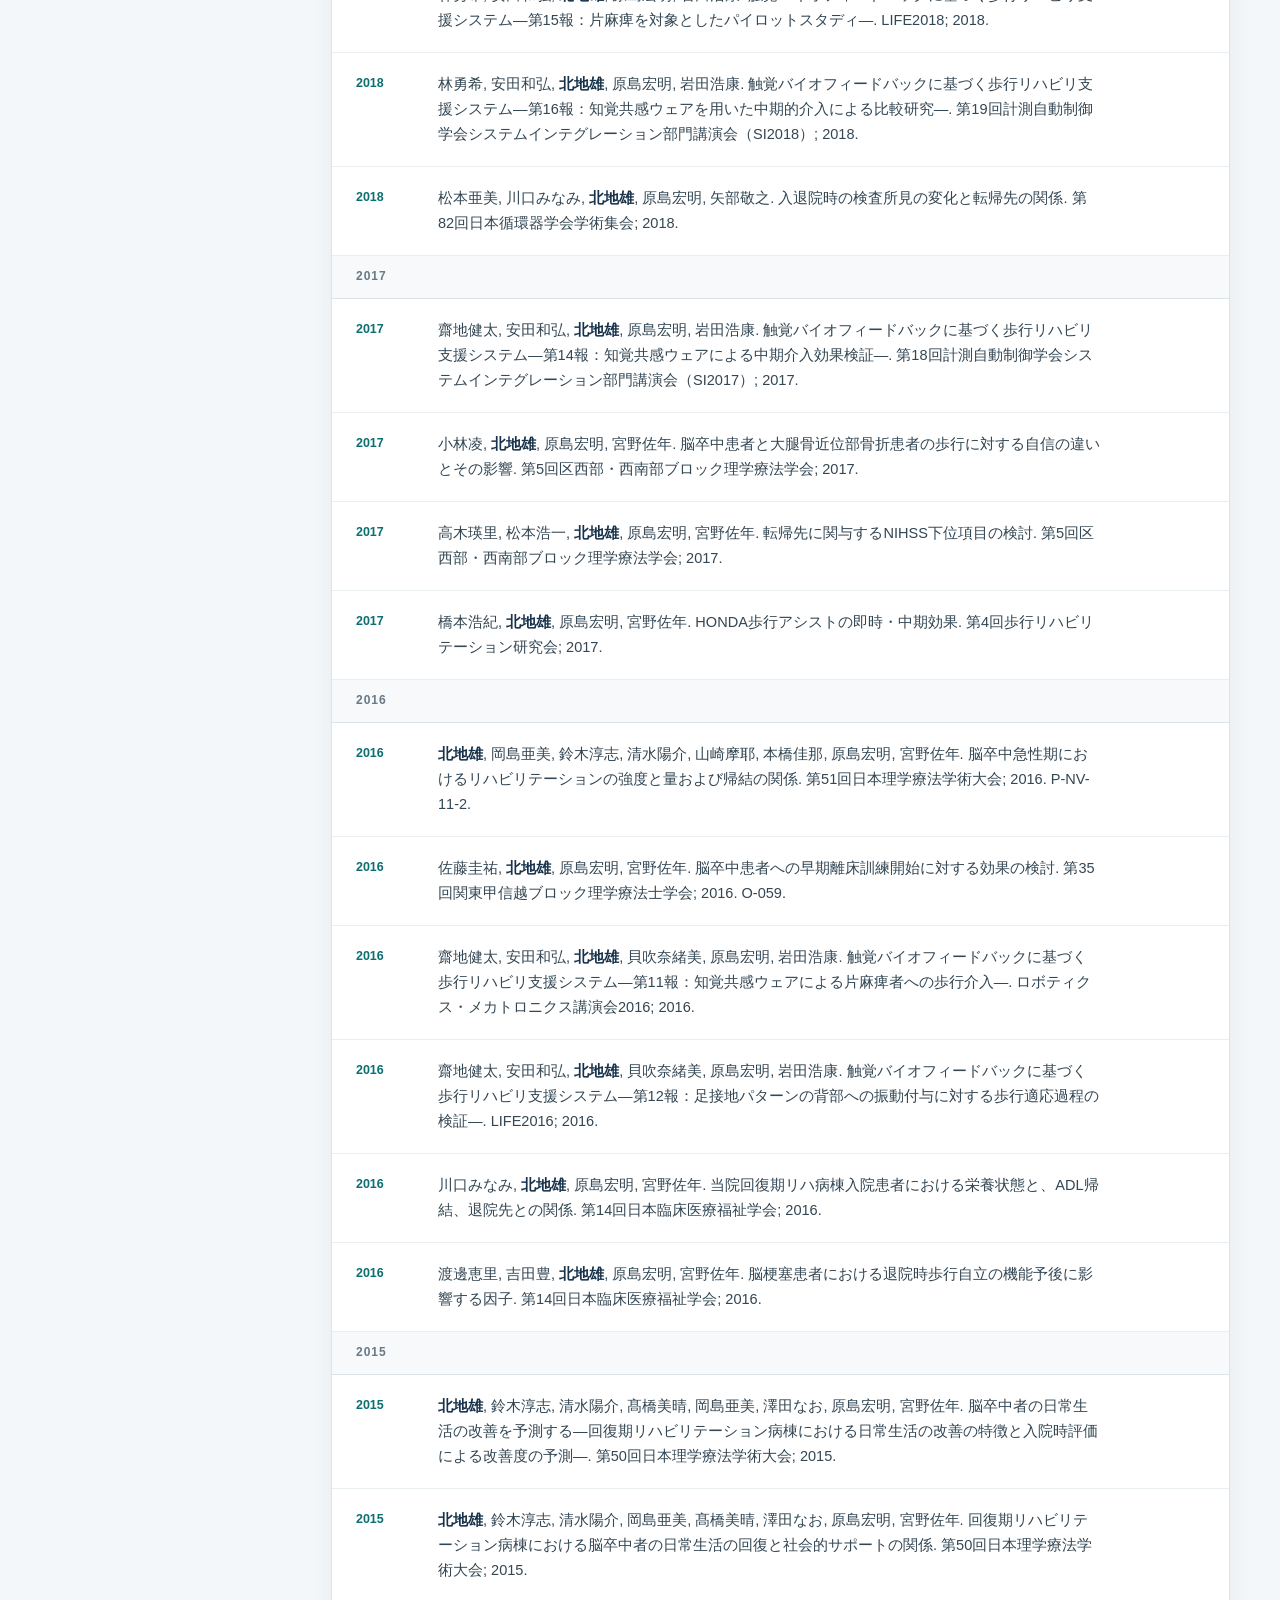
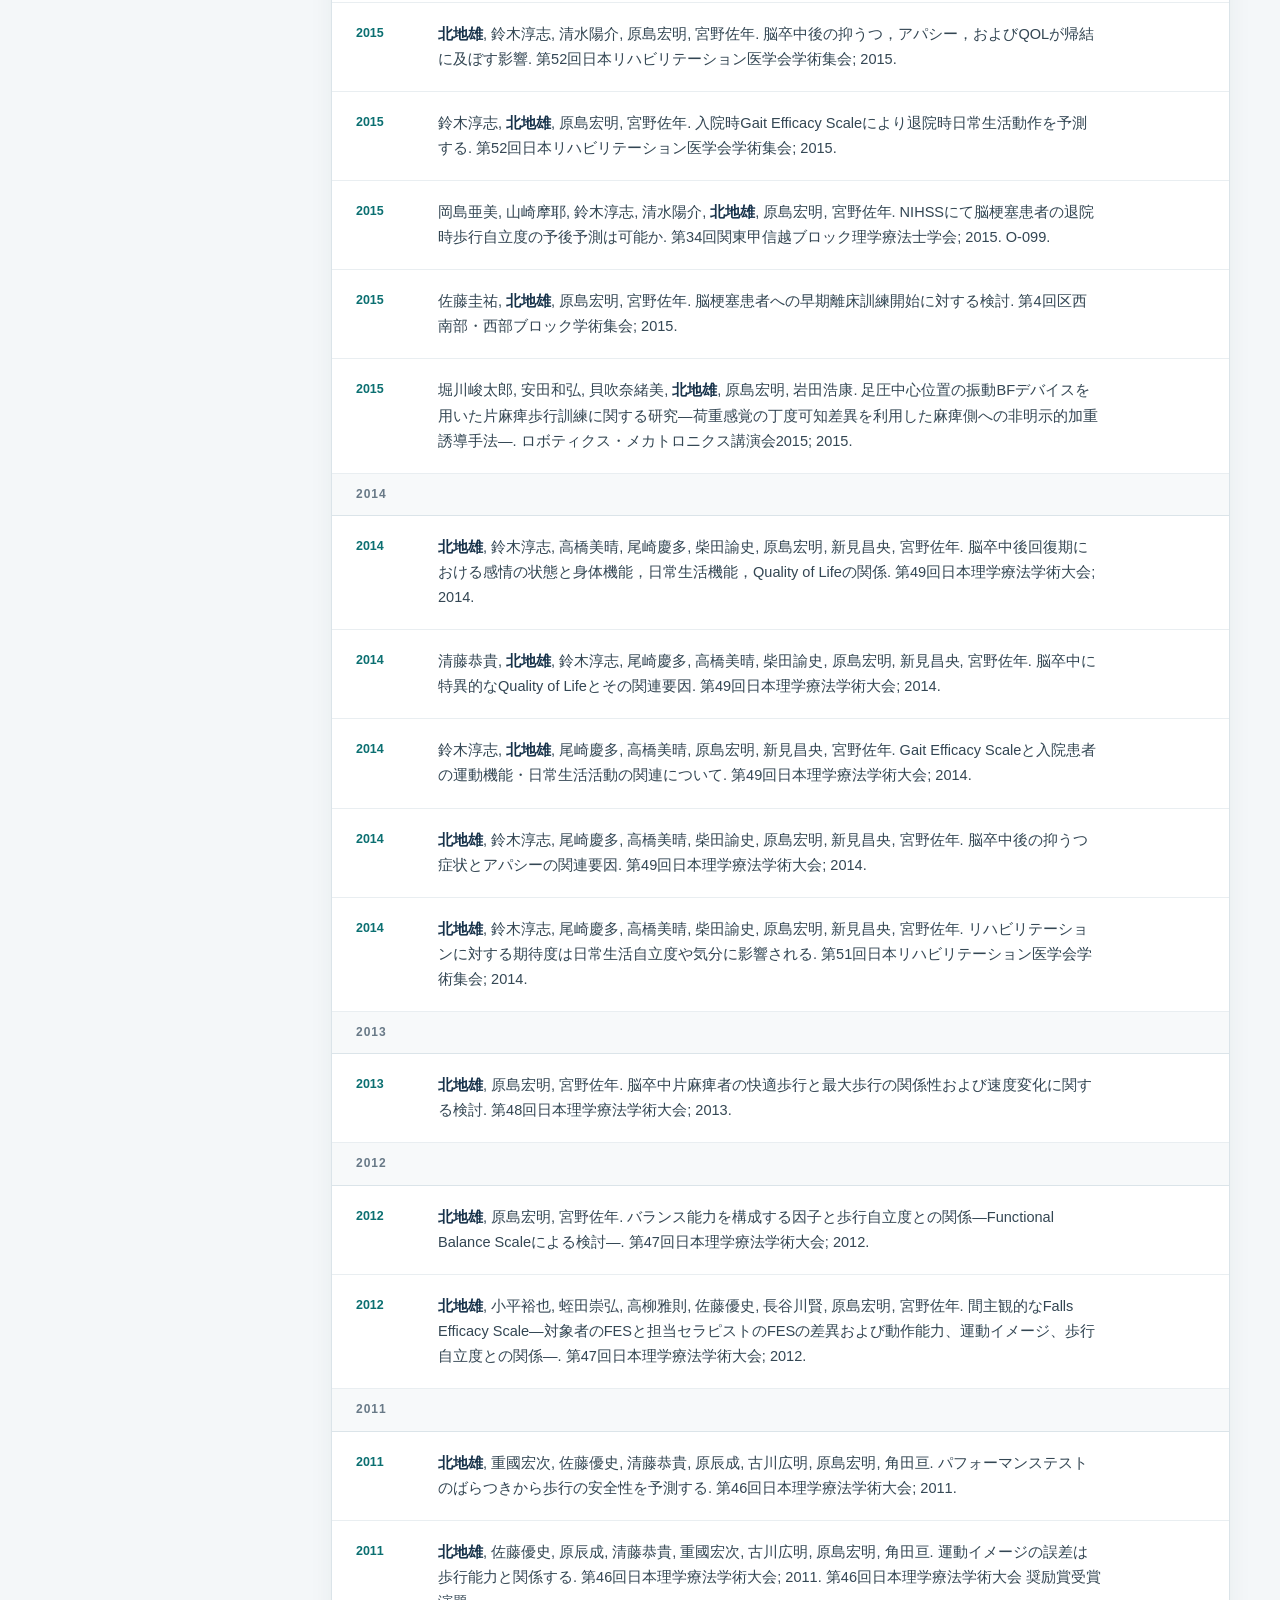
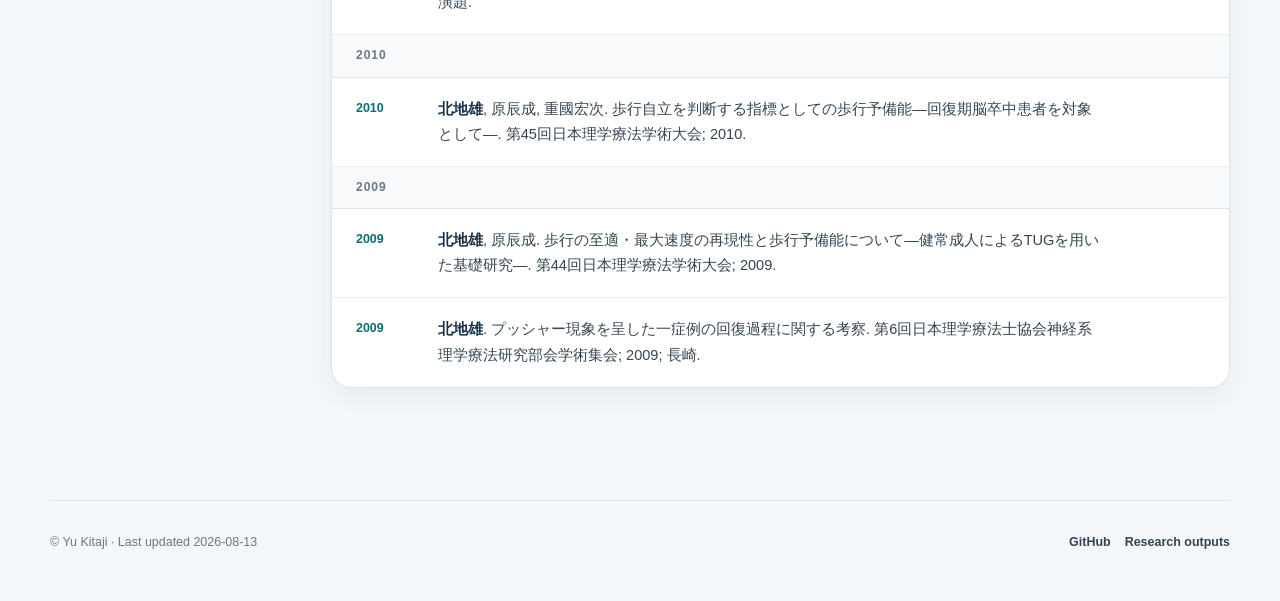
<file: publications.html>
<!doctype html>
<html lang="ja">
<head>
  <meta charset="utf-8">
  <meta name="viewport" content="width=device-width,initial-scale=1">
  <meta name="color-scheme" content="light">
  <meta name="robots" content="index,follow,max-image-preview:large,max-snippet:-1,max-video-preview:-1">
  <title>北地 雄の研究業績｜論文・学会発表・講演</title>
  <meta name="description" content="理学療法士・臨床研究者 北地雄（Yu Kitaji）の研究業績一覧。査読付き論文、総説・解説、国際会議Proceedings、招待・教育講演、国内外の学会発表を掲載しています。">
  <link rel="canonical" href="https://yourehalab.github.io/publications.html">
  <meta property="og:locale" content="ja_JP">
  <meta property="og:type" content="website">
  <meta property="og:site_name" content="北地 雄 / Yu Kitaji">
  <meta property="og:title" content="北地 雄の研究業績｜論文・学会発表・講演">
  <meta property="og:description" content="査読付き論文、総説・解説、国際会議Proceedings、招待・教育講演、国内外の学会発表を掲載しています。">
  <meta property="og:url" content="https://yourehalab.github.io/publications.html">
  <meta property="og:image" content="https://yourehalab.github.io/og-image.png">
  <meta property="og:image:secure_url" content="https://yourehalab.github.io/og-image.png">
  <meta property="og:image:type" content="image/png">
  <meta property="og:image:width" content="1200">
  <meta property="og:image:height" content="630">
  <meta property="og:image:alt" content="北地 雄（Yu Kitaji）— Physical Therapist and Clinical Researcher">
  <meta name="twitter:card" content="summary_large_image">
  <meta name="twitter:title" content="北地 雄の研究業績｜論文・学会発表・講演">
  <meta name="twitter:description" content="北地雄（Yu Kitaji）の査読論文、総説、講演、国内外の学会発表一覧。">
  <meta name="twitter:image" content="https://yourehalab.github.io/og-image.png">
  <meta name="twitter:image:alt" content="北地 雄（Yu Kitaji）— Physical Therapist and Clinical Researcher">
  <link rel="stylesheet" href="styles.css">
  <script defer src="data.js"></script>
  <script defer src="app.js"></script>
  <script type="application/ld+json">
  {
    "@context": "https://schema.org",
    "@graph": [
      {
        "@type": "CollectionPage",
        "@id": "https://yourehalab.github.io/publications.html#webpage",
        "url": "https://yourehalab.github.io/publications.html",
        "name": "北地 雄の研究業績｜論文・学会発表・講演",
        "description": "北地雄の査読論文、総説・解説、講演、国内外の学会発表一覧。",
        "inLanguage": "ja",
        "isPartOf": { "@id": "https://yourehalab.github.io/#website" },
        "about": { "@id": "https://yourehalab.github.io/#person" },
        "author": { "@id": "https://yourehalab.github.io/#person" },
        "dateModified": "2026-08-13"
      },
      {
        "@type": "Person",
        "@id": "https://yourehalab.github.io/#person",
        "name": "北地 雄",
        "alternateName": ["Yu Kitaji", "北地雄"],
        "url": "https://yourehalab.github.io/",
        "jobTitle": ["理学療法士", "Clinical Researcher"],
        "worksFor": {
          "@type": "Hospital",
          "name": "総合東京病院"
        },
        "sameAs": ["https://github.com/yourehalab"]
      }
    ]
  }
  </script>
</head>
<body><a class="skip-link" href="#main">本文へ移動</a>
<header class="site-header">
  <nav class="nav" aria-label="メインナビゲーション">
    <a class="brand" href="./"><span class="brand-mark">YK</span><span class="brand-text">北地 雄<small>Yu Kitaji</small></span></a>
    <div class="nav-actions">
      <div class="nav-links" id="nav-menu">
        <a href="./">Home</a>
        <a href="biography.html">Biography</a>
        <a href="publications.html" aria-current="page">Publications</a>
      </div>
      <a class="github-link" href="https://github.com/yourehalab" target="_blank" rel="noopener noreferrer" aria-label="GitHubプロフィールを開く"><svg viewBox="0 0 24 24" aria-hidden="true"><path fill="currentColor" d="M12 .7a11.3 11.3 0 0 0-3.57 22c.57.1.78-.25.78-.55v-2.16c-3.18.69-3.85-1.35-3.85-1.35-.52-1.32-1.27-1.67-1.27-1.67-1.04-.71.08-.7.08-.7 1.15.08 1.76 1.18 1.76 1.18 1.02 1.76 2.68 1.25 3.34.96.1-.74.4-1.25.73-1.54-2.54-.29-5.21-1.27-5.21-5.58 0-1.23.44-2.24 1.17-3.03-.12-.29-.51-1.45.11-2.99 0 0 .96-.31 3.12 1.16a10.8 10.8 0 0 1 5.68 0c2.16-1.47 3.12-1.16 3.12-1.16.62 1.54.23 2.7.11 2.99.73.79 1.17 1.8 1.17 3.03 0 4.32-2.68 5.28-5.23 5.57.41.35.78 1.05.78 2.12v3.16c0 .3.21.66.79.55A11.3 11.3 0 0 0 12 .7Z"/></svg><span>GitHub</span></a>
      <button class="menu-btn" type="button" aria-label="メニューを開く" aria-controls="nav-menu" aria-expanded="false" onclick="toggleMenu(this)">☰</button>
    </div>
  </nav>
</header><main id="main">
<section class="pub-top"><div><div class="kicker">Publications / Presentations</div><h1>Research outputs</h1><p class="page-head-copy">査読付き論文、総説・解説、国際会議Proceedings、招待・教育講演、国内外の学会発表を掲載しています。</p></div><div class="pub-count"><b>89</b><span>conference<br>presentations & talks</span></div></section>
<div class="metric-grid" aria-label="業績カテゴリ"><button class="metric active" data-cat="all"><b>All</b><span>すべての業績</span></button><button class="metric" data-cat="journal"><b>14</b><span>査読付き学術誌論文</span></button><button class="metric" data-cat="reviews"><b>4</b><span>総説・解説等</span></button><button class="metric" data-cat="invited"><b>6</b><span>招待・教育講演</span></button><button class="metric" data-cat="international"><b>8</b><span>国際学会発表</span></button><button class="metric" data-cat="domestic"><b>75</b><span>国内学会発表</span></button></div>
<section class="pub-layout"><aside class="pub-sidebar"><div class="search-label">Search outputs</div><input id="pub-search" class="search" type="search" placeholder="演題名・著者・学会名・年" aria-label="業績を検索"><div class="filter-list" aria-label="カテゴリで絞り込み"><button class="filter active" data-cat="all">すべて</button><button class="filter" data-cat="journal">査読付き論文</button><button class="filter" data-cat="reviews">総説・解説</button><button class="filter" data-cat="proceedings">Proceedings</button><button class="filter" data-cat="invited">招待・教育講演</button><button class="filter" data-cat="international">国際学会</button><button class="filter" data-cat="domestic">国内学会</button></div><div class="audit-note">同一発表が抄録集と分科学会プログラムの双方に掲載される場合は1件として整理しています。</div></aside><div class="pub-results"><div id="publication-root"></div><div class="empty">該当する業績がありません。</div></div></section>
</main><footer class="site-footer"><span>© Yu Kitaji · Last updated 2026-08-13</span><div class="footer-links"><a href="https://github.com/yourehalab" target="_blank" rel="noopener noreferrer">GitHub</a><a href="publications.html">Research outputs</a></div></footer></body></html>
</file>
<file: styles.css>
:root{
  --canvas:#f4f7f9;
  --surface:#ffffff;
  --surface-soft:#f8fafb;
  --ink:#14202b;
  --ink-2:#334454;
  --muted:#687987;
  --line:#dbe4e9;
  --line-strong:#c7d4dc;
  --brand:#0b6f71;
  --brand-2:#0e8588;
  --brand-soft:#e8f4f4;
  --navy:#17324a;
  --accent:#c5673b;
  --accent-soft:#f8eee9;
  --shadow:0 20px 50px rgba(23,50,74,.08);
  --shadow-sm:0 8px 24px rgba(23,50,74,.06);
  --radius-xl:28px;
  --radius-lg:20px;
  --radius-md:14px;
  --max:1180px;
  --measure:69ch;
}
*{box-sizing:border-box}
html{scroll-behavior:smooth}
body{margin:0;background:var(--canvas);color:var(--ink);font-family:Inter,-apple-system,BlinkMacSystemFont,"Segoe UI","Hiragino Sans","Yu Gothic",YuGothic,Meiryo,sans-serif;line-height:1.8;-webkit-font-smoothing:antialiased;text-rendering:optimizeLegibility}
a{color:inherit;text-underline-offset:.18em}
button,input{font:inherit}
img,svg{display:block;max-width:100%}
::selection{background:#cce8e7;color:#102c2c}
.skip-link{position:absolute;left:14px;top:-60px;z-index:1000;background:var(--navy);color:#fff;padding:10px 14px;border-radius:10px;text-decoration:none}.skip-link:focus{top:12px}
.site-header{position:sticky;top:0;z-index:30;background:rgba(244,247,249,.88);backdrop-filter:saturate(1.4) blur(16px);border-bottom:1px solid rgba(199,212,220,.75)}
.nav{width:min(var(--max),calc(100% - 36px));height:72px;margin:auto;display:flex;align-items:center;justify-content:space-between;gap:28px}
.brand{display:flex;align-items:center;gap:12px;text-decoration:none;font-weight:760;letter-spacing:.01em;color:var(--navy)}
.brand-mark{width:36px;height:36px;border-radius:12px;display:grid;place-items:center;background:var(--navy);color:white;font-family:Georgia,serif;font-size:.95rem;letter-spacing:-.04em;box-shadow:var(--shadow-sm)}
.brand-text{line-height:1.15}.brand-text small{display:block;font-weight:520;color:var(--muted);font-size:.68rem;letter-spacing:.09em;margin-top:3px}
.nav-actions{display:flex;align-items:center;gap:8px}
.nav-links{display:flex;align-items:center;gap:4px}.nav-links a{min-height:44px;display:inline-flex;align-items:center;padding:0 12px;text-decoration:none;color:var(--ink-2);font-size:.9rem;font-weight:620;border-radius:10px}.nav-links a:hover{background:var(--surface);color:var(--brand)}.nav-links a[aria-current="page"]{background:var(--brand-soft);color:#07595b}
.github-link{display:inline-flex;align-items:center;gap:8px;min-height:44px;padding:0 13px;border:1px solid var(--line-strong);background:var(--surface);border-radius:12px;text-decoration:none;color:var(--ink-2);font-weight:650;font-size:.88rem;box-shadow:0 2px 8px rgba(23,50,74,.03)}.github-link:hover{border-color:#9ab4bf;transform:translateY(-1px)}.github-link svg{width:18px;height:18px}
.menu-btn{display:none;min-width:44px;min-height:44px;border:1px solid var(--line);background:var(--surface);border-radius:12px;color:var(--navy);cursor:pointer}
:focus-visible{outline:3px solid #f0a070;outline-offset:3px;border-radius:8px}
main{width:min(var(--max),calc(100% - 36px));margin:auto;padding:64px 0 94px}
.kicker{display:inline-flex;align-items:center;gap:9px;font-size:.78rem;font-weight:760;letter-spacing:.12em;text-transform:uppercase;color:var(--brand)}.kicker:before{content:"";width:24px;height:2px;border-radius:99px;background:currentColor}
h1,h2,h3{color:var(--navy);letter-spacing:-.03em}
h1{font-size:clamp(2.65rem,5vw,5.4rem);line-height:1.03;margin:.18em 0 .28em;font-weight:760}
h2{font-size:clamp(1.65rem,2.6vw,2.35rem);line-height:1.2;margin:0;font-weight:730}
h3{font-size:1.08rem;line-height:1.45;margin:0;font-weight:720}
.lead{font-size:clamp(1.03rem,1.4vw,1.16rem);line-height:1.9;color:var(--ink-2);max-width:62ch;margin:0}
.micro{font-size:.82rem;color:var(--muted)}
.hero{position:relative;display:grid;grid-template-columns:minmax(0,1.45fr) minmax(320px,.55fr);gap:28px;align-items:stretch;margin-bottom:70px}
.hero-main{position:relative;overflow:hidden;background:linear-gradient(145deg,#ffffff 0%,#f8fbfb 75%);border:1px solid var(--line);border-radius:var(--radius-xl);padding:clamp(34px,5vw,68px);box-shadow:var(--shadow)}
.hero-main:after{content:"";position:absolute;width:280px;height:280px;border-radius:50%;right:-100px;top:-120px;background:radial-gradient(circle,rgba(11,111,113,.12),rgba(11,111,113,0) 68%);pointer-events:none}
.hero-name-en{font-family:Georgia,"Times New Roman",serif;font-style:italic;font-weight:400;color:#5d6d78}
.hero-copy{position:relative;z-index:1}
.hero-actions{display:flex;gap:10px;flex-wrap:wrap;margin-top:30px}
.btn{min-height:46px;display:inline-flex;align-items:center;justify-content:center;gap:8px;border-radius:12px;padding:0 16px;text-decoration:none;font-weight:700;font-size:.9rem;border:1px solid var(--line-strong);background:var(--surface);color:var(--navy);transition:.18s ease}.btn:hover{transform:translateY(-1px);box-shadow:var(--shadow-sm)}.btn.primary{background:var(--navy);border-color:var(--navy);color:white}.btn.ghost{background:transparent}
.profile-panel{display:flex;flex-direction:column;justify-content:space-between;background:var(--navy);color:#fff;border-radius:var(--radius-xl);padding:30px;box-shadow:var(--shadow);overflow:hidden;position:relative}
.profile-panel:before{content:"";position:absolute;inset:auto -70px -90px auto;width:240px;height:240px;border-radius:50%;border:42px solid rgba(255,255,255,.06)}
.profile-top{position:relative}.profile-monogram{width:74px;height:74px;border-radius:24px;background:rgba(255,255,255,.1);border:1px solid rgba(255,255,255,.16);display:grid;place-items:center;font-family:Georgia,serif;font-size:1.75rem;letter-spacing:-.08em;margin-bottom:30px}.profile-label{color:#a9c5d0;font-size:.76rem;font-weight:760;letter-spacing:.1em;text-transform:uppercase}.profile-role{font-size:1.16rem;line-height:1.6;font-weight:720;margin-top:7px}.profile-role-secondary{border-top:1px solid rgba(255,255,255,.16);font-size:.95rem;margin-top:16px;padding-top:14px}.profile-meta{position:relative;border-top:1px solid rgba(255,255,255,.16);padding-top:20px;margin-top:28px;display:grid;gap:12px}.meta-row{display:flex;align-items:flex-start;gap:10px;color:#dce9ee;font-size:.88rem}.meta-row svg{width:18px;height:18px;flex:0 0 auto;margin-top:4px;color:#84c7c7}
.section{margin:74px 0}.section-heading{display:grid;grid-template-columns:minmax(0,1fr) minmax(280px,.55fr);gap:24px;align-items:end;margin-bottom:26px}.section-desc{color:var(--muted);font-size:.92rem;max-width:50ch;margin:0}
.focus-grid{display:grid;grid-template-columns:repeat(4,1fr);gap:14px}.focus-card{background:var(--surface);border:1px solid var(--line);border-radius:var(--radius-lg);padding:25px;box-shadow:var(--shadow-sm);min-height:230px}.focus-num{display:inline-grid;place-items:center;width:38px;height:38px;border-radius:12px;background:var(--brand-soft);color:var(--brand);font-weight:800;font-size:.82rem;margin-bottom:34px}.focus-card p{color:var(--muted);font-size:.91rem;line-height:1.75;margin:.55em 0 0}
.arc{background:var(--surface);border:1px solid var(--line);border-radius:var(--radius-xl);padding:30px;box-shadow:var(--shadow-sm)}.arc-grid{display:grid;grid-template-columns:repeat(4,1fr);gap:0}.arc-step{position:relative;padding:8px 24px 8px 0}.arc-step:not(:last-child):after{content:"";position:absolute;top:28px;right:12px;width:44px;height:1px;background:var(--line-strong)}.arc-year{color:var(--accent);font-size:.76rem;font-weight:800;letter-spacing:.08em;margin-bottom:7px}.arc-step p{font-size:.85rem;color:var(--muted);line-height:1.65;margin:.4em 0 0}
.tags{display:flex;flex-wrap:wrap;gap:9px}.tag{display:inline-flex;align-items:center;min-height:36px;border:1px solid var(--line);background:var(--surface);border-radius:999px;padding:0 12px;color:#526571;font-size:.8rem;font-weight:600}
.page-head{display:grid;grid-template-columns:minmax(0,1.25fr) minmax(280px,.55fr);gap:32px;align-items:end;margin-bottom:46px}.page-head h1{font-size:clamp(2.5rem,4.8vw,4.6rem);margin:.2em 0 .25em}.page-head-copy{max-width:var(--measure);color:var(--ink-2);font-size:1.02rem}.page-note{border-left:3px solid var(--brand);padding:16px 0 16px 20px;color:var(--muted);font-size:.9rem}
.about-layout{display:grid;grid-template-columns:minmax(0,1fr) 300px;gap:52px;align-items:start}.prose{max-width:var(--measure)}.prose p{margin:0 0 1.3em;color:#324653;font-size:1rem;line-height:1.95}.prose .intro{font-size:1.12rem;color:var(--navy);font-weight:530}.pullquote{margin:34px 0;padding:26px 28px;border-radius:var(--radius-lg);background:linear-gradient(135deg,var(--brand-soft),#f7fbfb);border:1px solid #cee4e4;color:#0d5557;font-size:1.18rem;font-weight:720;line-height:1.7}.sidebar{position:sticky;top:100px;display:grid;gap:14px}.side-card{background:var(--surface);border:1px solid var(--line);border-radius:var(--radius-lg);padding:21px;box-shadow:var(--shadow-sm)}.side-card .label{font-size:.72rem;letter-spacing:.09em;text-transform:uppercase;color:var(--muted);font-weight:760;margin-bottom:8px}.side-card strong{color:var(--navy);display:block;line-height:1.6}.side-card p{color:var(--muted);font-size:.86rem;line-height:1.65;margin:.4em 0 0}.side-role+.side-role{border-top:1px solid var(--line);margin-top:14px;padding-top:14px}
.service-wrap{margin-top:72px}.service-hero{display:grid;grid-template-columns:190px minmax(0,1fr);gap:24px;align-items:center;background:linear-gradient(130deg,var(--navy),#214a67);color:white;border-radius:var(--radius-xl);padding:28px 32px;margin:24px 0 18px;box-shadow:var(--shadow)}.service-hero .date{font-size:.78rem;color:#a6cad6;letter-spacing:.08em;font-weight:800}.service-hero h3{color:white;font-size:1.25rem;margin:.2em 0}.service-hero p{margin:0;color:#d9e7ec;font-size:.91rem}.current-service-list{display:grid;gap:18px}.current-service-item+.current-service-item{border-top:1px solid rgba(255,255,255,.16);padding-top:18px}.service-groups{display:grid;grid-template-columns:1fr 1fr;gap:18px}.service-card{background:var(--surface);border:1px solid var(--line);border-radius:var(--radius-lg);padding:26px;box-shadow:var(--shadow-sm)}.service-card>h3{font-size:1rem;padding-bottom:15px;border-bottom:1px solid var(--line);margin-bottom:4px}.service-list{list-style:none;margin:0;padding:0}.service-item{display:grid;grid-template-columns:116px minmax(0,1fr);gap:18px;padding:18px 0;border-bottom:1px solid #e9eef1}.service-item:last-child{border-bottom:0;padding-bottom:0}.service-date{font-variant-numeric:tabular-nums;color:var(--brand);font-weight:790;font-size:.82rem;line-height:1.55}.service-title{font-weight:720;color:var(--navy);line-height:1.55}.service-sub{font-size:.84rem;color:var(--muted);line-height:1.6;margin-top:3px}
.pub-top{display:grid;grid-template-columns:minmax(0,1fr) auto;gap:28px;align-items:end;margin-bottom:28px}.pub-top h1{font-size:clamp(2.5rem,4.8vw,4.6rem);margin:.2em 0 .18em}.pub-count{display:flex;align-items:baseline;gap:8px;border:1px solid var(--line);background:var(--surface);border-radius:16px;padding:16px 18px;box-shadow:var(--shadow-sm)}.pub-count b{font-size:2.2rem;line-height:1;color:var(--brand)}.pub-count span{font-size:.8rem;color:var(--muted)}
.metric-grid{display:grid;grid-template-columns:repeat(6,1fr);gap:10px;margin:26px 0 28px}.metric{appearance:none;text-align:left;border:1px solid var(--line);background:var(--surface);border-radius:14px;padding:15px;cursor:pointer;min-height:88px;color:var(--ink);transition:.16s ease}.metric:hover{border-color:#a9c5cf;transform:translateY(-1px);box-shadow:var(--shadow-sm)}.metric.active{background:var(--navy);border-color:var(--navy);color:white}.metric b{font-size:1.45rem;display:block;line-height:1.2}.metric span{font-size:.73rem;line-height:1.45;color:var(--muted)}.metric.active span{color:#cfe1e7}
.pub-layout{display:grid;grid-template-columns:255px minmax(0,1fr);gap:26px;align-items:start}.pub-sidebar{position:sticky;top:92px;background:var(--surface);border:1px solid var(--line);border-radius:var(--radius-lg);padding:17px;box-shadow:var(--shadow-sm)}.search-label{font-size:.75rem;font-weight:760;color:var(--muted);margin-bottom:7px}.search{width:100%;min-height:46px;border:1px solid var(--line-strong);background:#fbfcfd;border-radius:11px;padding:0 12px;color:var(--ink);outline:none}.search:focus{border-color:var(--brand);box-shadow:0 0 0 3px rgba(11,111,113,.12)}.filter-list{display:grid;gap:4px;margin-top:14px}.filter{min-height:42px;border:0;background:transparent;border-radius:10px;text-align:left;padding:0 10px;color:var(--ink-2);cursor:pointer;font-size:.84rem;font-weight:650}.filter:hover{background:var(--surface-soft)}.filter.active{background:var(--brand-soft);color:#07595b}.audit-note{margin-top:16px;padding:14px;border-radius:12px;background:var(--surface-soft);color:var(--muted);font-size:.76rem;line-height:1.65;border:1px solid var(--line)}
.pub-results{min-width:0}.pub-section{background:var(--surface);border:1px solid var(--line);border-radius:var(--radius-lg);box-shadow:var(--shadow-sm);overflow:hidden;margin-bottom:18px}.pub-section-head{display:flex;justify-content:space-between;align-items:center;gap:16px;padding:22px 24px;background:#fbfcfd;border-bottom:1px solid var(--line)}.pub-section-head h2{font-size:1.18rem}.pub-section-head .count{font-size:.76rem;color:var(--muted);background:white;border:1px solid var(--line);border-radius:999px;padding:4px 9px}.pub-list{list-style:none;margin:0;padding:0}.pub-item{display:grid;grid-template-columns:64px minmax(0,1fr);gap:18px;padding:19px 24px;border-bottom:1px solid #e9eef1}.pub-item:last-child{border-bottom:0}.pub-year{font-size:.78rem;font-weight:800;color:var(--brand);font-variant-numeric:tabular-nums}.pub-text{font-size:.91rem;line-height:1.72;color:#334653;max-width:82ch}.pub-text mark{background:transparent;color:var(--navy);font-weight:800}.pub-text a{color:var(--brand);font-weight:650;text-decoration-thickness:1px}.year-group{padding:10px 24px;background:#f7f9fa;border-bottom:1px solid var(--line);font-size:.75rem;font-weight:800;color:var(--muted);letter-spacing:.08em}.empty{display:none;background:var(--surface);border:1px dashed var(--line-strong);border-radius:var(--radius-lg);padding:44px;text-align:center;color:var(--muted)}
.site-footer{width:min(var(--max),calc(100% - 36px));margin:auto;padding:30px 0 48px;border-top:1px solid var(--line);display:flex;align-items:center;justify-content:space-between;gap:20px;flex-wrap:wrap;color:var(--muted);font-size:.78rem}.footer-links{display:flex;gap:14px;align-items:center}.footer-links a{color:var(--ink-2);font-weight:620;text-decoration:none}.footer-links a:hover{color:var(--brand)}
@media(max-width:980px){
  .hero{grid-template-columns:1fr}.profile-panel{min-height:310px}.focus-grid{grid-template-columns:1fr 1fr}.arc-grid{grid-template-columns:1fr 1fr;gap:20px}.arc-step:not(:last-child):after{display:none}.section-heading,.page-head{grid-template-columns:1fr}.about-layout{grid-template-columns:1fr}.sidebar{position:static;grid-template-columns:repeat(2,1fr)}.service-groups{grid-template-columns:1fr}.metric-grid{grid-template-columns:repeat(3,1fr)}.pub-layout{grid-template-columns:1fr}.pub-sidebar{position:static}.filter-list{display:flex;overflow:auto;padding-bottom:2px}.filter{white-space:nowrap;padding:0 12px}.audit-note{display:none}
}
@media(max-width:760px){
  .nav{height:64px;width:min(var(--max),calc(100% - 24px))}.nav-links{display:none;position:absolute;top:64px;left:12px;right:12px;background:var(--surface);border:1px solid var(--line);border-radius:16px;padding:8px;box-shadow:var(--shadow);flex-direction:column;align-items:stretch}.nav-links.open{display:flex}.nav-links a{width:100%}.github-link span{display:none}.github-link{width:44px;padding:0;justify-content:center}.menu-btn{display:grid;place-items:center}.nav-actions{gap:6px}
  main{width:min(var(--max),calc(100% - 24px));padding:38px 0 70px}.hero{gap:14px;margin-bottom:52px}.hero-main{padding:30px 24px}.profile-panel{padding:25px;min-height:280px}.focus-grid{grid-template-columns:1fr}.focus-card{min-height:auto}.focus-num{margin-bottom:20px}.section{margin:56px 0}.arc{padding:22px}.arc-grid{grid-template-columns:1fr}.sidebar{grid-template-columns:1fr}.service-hero{grid-template-columns:1fr;padding:24px}.service-item{grid-template-columns:1fr;gap:4px}.metric-grid{grid-template-columns:1fr 1fr}.pub-top{grid-template-columns:1fr}.pub-count{justify-self:start}.pub-item{grid-template-columns:1fr;gap:4px;padding:18px}.pub-section-head{padding:18px}.year-group{padding:9px 18px}.site-footer{width:min(var(--max),calc(100% - 24px))}
}
@media(max-width:430px){.metric-grid{grid-template-columns:1fr 1fr}.hero-actions .btn{width:100%}.brand-text small{display:none}}
@media(prefers-reduced-motion:reduce){*{scroll-behavior:auto!important;transition:none!important;animation:none!important}.btn:hover,.metric:hover,.github-link:hover{transform:none}}
</file>
